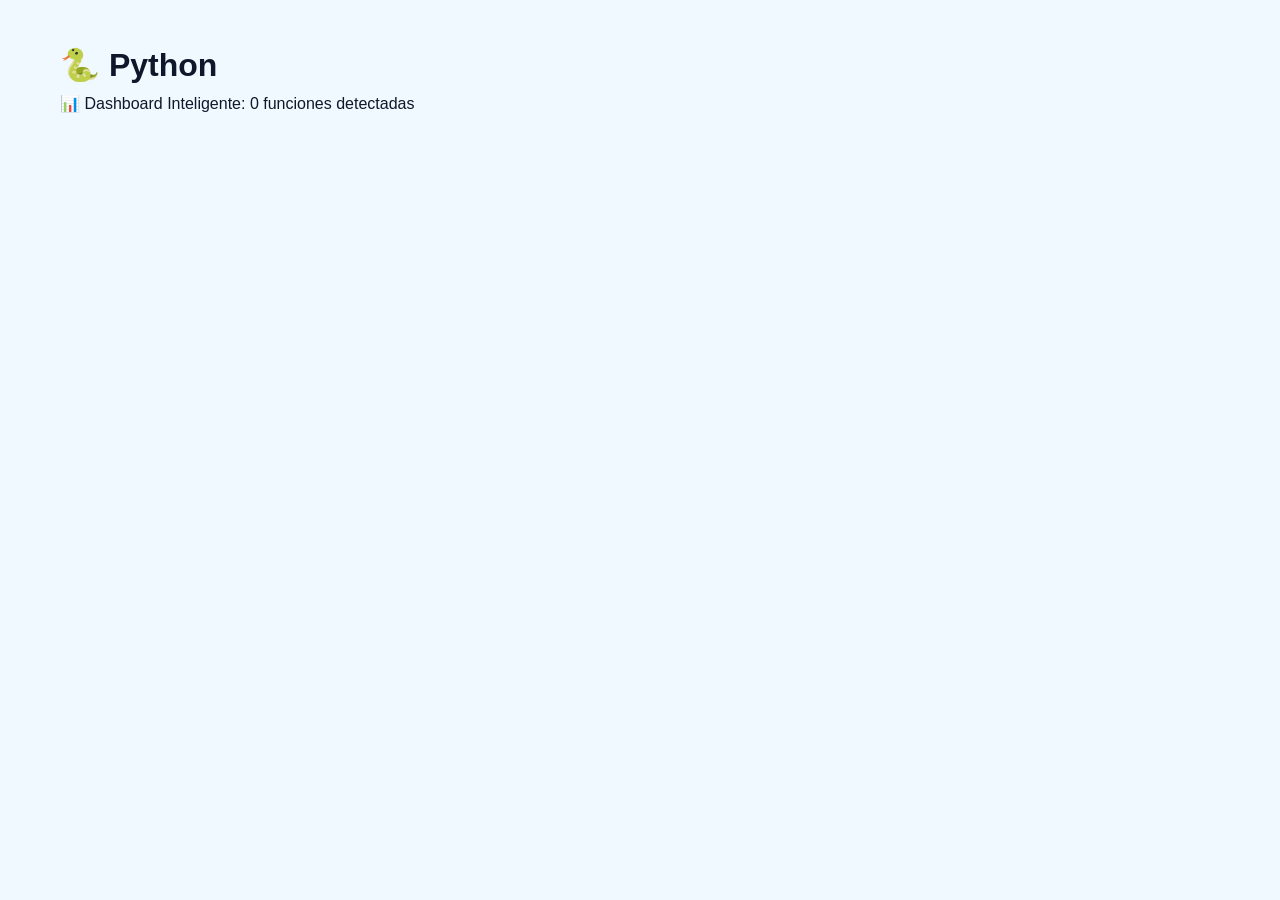
<file: index.html>
<!DOCTYPE html>
<html lang="es">
<head>
    <meta charset="UTF-8">
    <meta name="viewport" content="width=device-width, initial-scale=1.0">
    <title>🐍 Python</title>
    <link rel="stylesheet" href="styles.css">
</head>
<body>
    <div class="container">
        <h1>🐍 Python</h1>
        <p class="subtitle">📊 Dashboard Inteligente: 0 funciones detectadas</p>
        <div class="grid">
        </div>
    </div>
    <script src="script.js"></script>
    <script>
        console.log('🐍 Python: 0 funciones cargadas');
    </script>
</body>
</html>
</file>
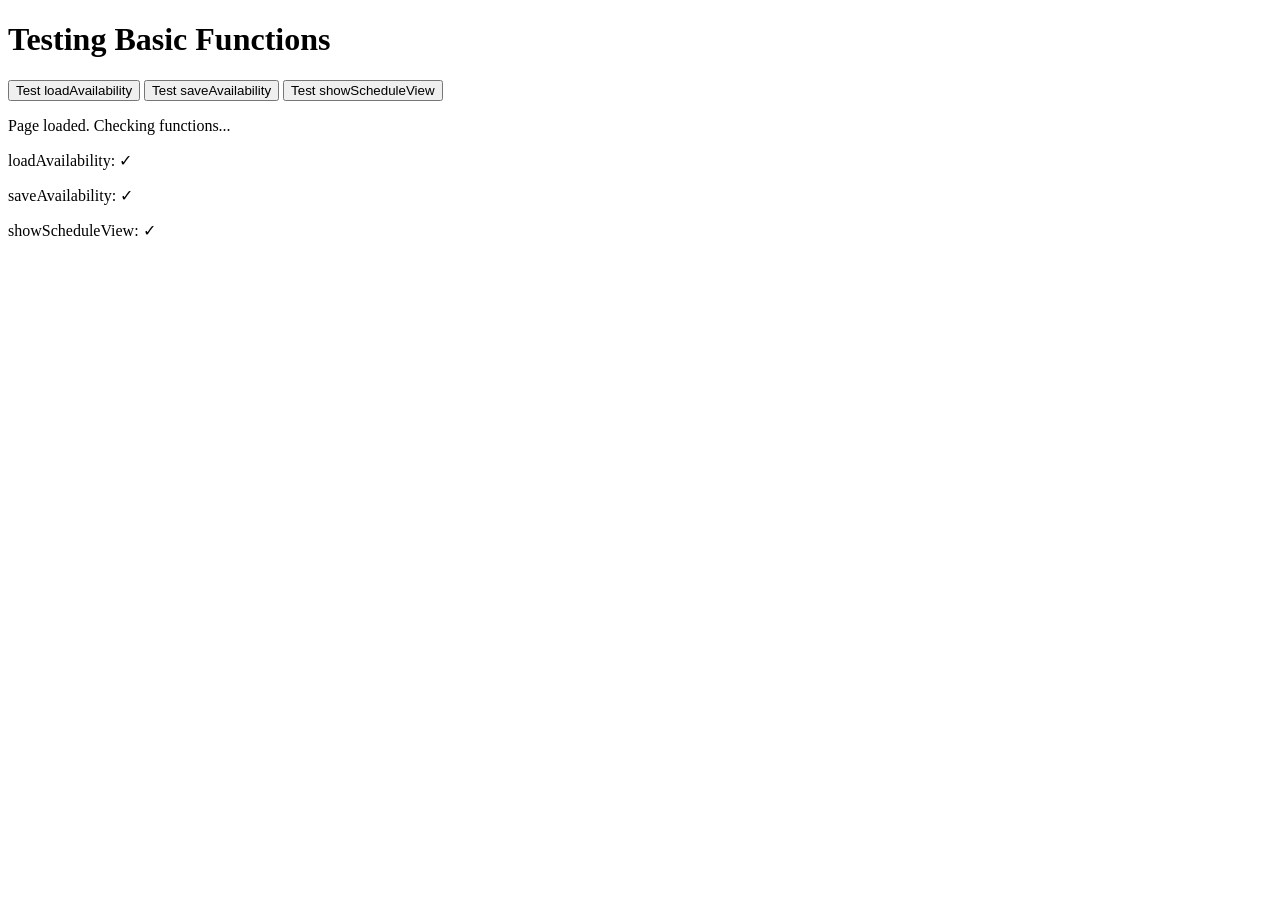
<file: static/doctor/debug-availability.html>
<!DOCTYPE html>
<html lang="en">
<head>
    <meta charset="UTF-8">
    <meta name="viewport" content="width=device-width, initial-scale=1.0">
    <title>Test Basic Functions</title>
</head>
<body>
    <h1>Testing Basic Functions</h1>
    <button onclick="testLoadAvailability()">Test loadAvailability</button>
    <button onclick="testSaveAvailability()">Test saveAvailability</button>
    <button onclick="testShowScheduleView()">Test showScheduleView</button>

    <div id="test-results"></div>

    <script>
        window.testLoadAvailability = function() {
            try {
                if (typeof loadAvailability === 'function') {
                    loadAvailability();
                    addResult('✓ loadAvailability executed successfully');
                } else {
                    addResult('✗ loadAvailability function not found');
                }
            } catch (error) {
                addResult('✗ Error in loadAvailability: ' + error.message);
            }
        };

        window.testSaveAvailability = function() {
            try {
                if (typeof saveAvailability === 'function') {
                    saveAvailability();
                    addResult('✓ saveAvailability executed successfully');
                } else {
                    addResult('✗ saveAvailability function not found');
                }
            } catch (error) {
                addResult('✗ Error in saveAvailability: ' + error.message);
            }
        };

        window.testShowScheduleView = function() {
            try {
                if (typeof showScheduleView === 'function') {
                    showScheduleView();
                    addResult('✓ showScheduleView executed successfully');
                } else {
                    addResult('✗ showScheduleView function not found');
                }
            } catch (error) {
                addResult('✗ Error in showScheduleView: ' + error.message);
            }
        };

        function addResult(message) {
            const div = document.getElementById('test-results');
            const p = document.createElement('p');
            p.textContent = message;
            div.appendChild(p);
        }

        // Test if functions exist on load
        window.addEventListener('load', function() {
            addResult('Page loaded. Checking functions...');
            addResult('loadAvailability: ' + (typeof loadAvailability === 'function' ? '✓' : '✗'));
            addResult('saveAvailability: ' + (typeof saveAvailability === 'function' ? '✓' : '✗'));
            addResult('showScheduleView: ' + (typeof showScheduleView === 'function' ? '✓' : '✗'));
        });
    </script>

    <script src="availability.js"></script>
</body>
</html>
</file>
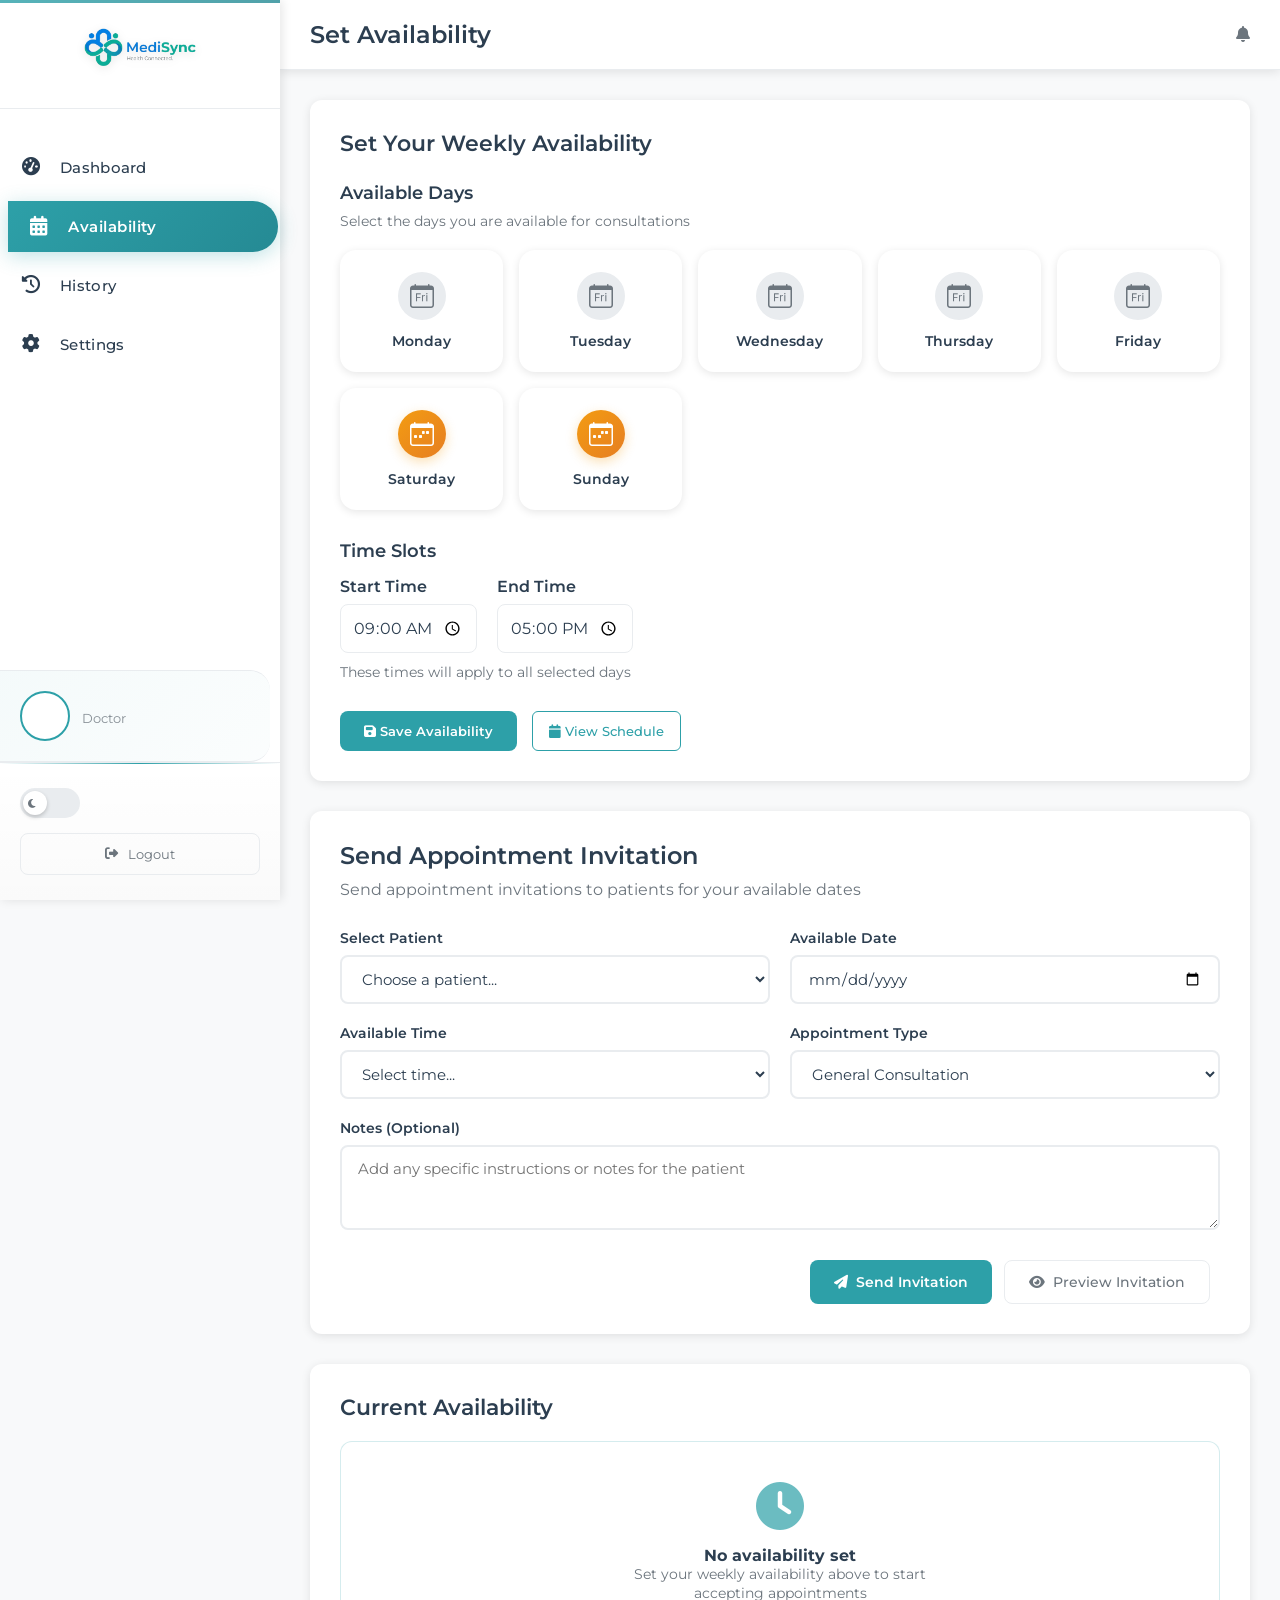
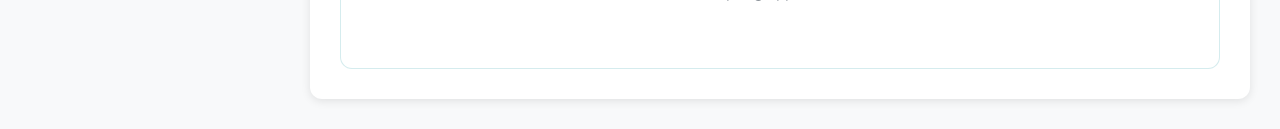
<file: static/doctor/doctor-availability.html>
<!DOCTYPE html>
<html lang="en">
<head>
    <meta charset="UTF-8">
    <meta name="viewport" content="width=device-width, initial-scale=1.0">
    <link rel="stylesheet" href="https://cdnjs.cloudflare.com/ajax/libs/font-awesome/6.4.2/css/all.min.css">
    <link rel="stylesheet" href="https://cdn.jsdelivr.net/npm/bootstrap-icons@1.11.1/font/bootstrap-icons.css">
    <link rel="stylesheet" href="doctor-dashboard.css">
    <link rel="stylesheet" href="availability.css">
    <title>MediSync - Doctor Availability</title>
</head>
<body>
    <div class="dashboard">
        <!-- Left Navbar -->
        <nav class="sidebar">
            <div class="sidebar-header">
                <img src="../login/Logo_Medisync.png" alt="MediSync Logo" class="logo">
            </div>

            <ul class="sidebar-menu">
                <li class="ripple tooltip nav-item" data-tooltip="Dashboard Overview" data-page="dashboard">
                    <i class="fas fa-tachometer-alt"></i>
                    <span>Dashboard</span>
                </li>
                <li class="active ripple tooltip nav-item" data-tooltip="Set Availability" data-page="availability">
                    <i class="fas fa-calendar-alt"></i>
                    <span>Availability</span>
                </li>
                <li class="ripple tooltip nav-item" data-tooltip="Appointment History" data-page="history">
                    <i class="fas fa-history"></i>
                    <span>History</span>
                </li>
                <li class="ripple tooltip nav-item" data-tooltip="Account Settings" data-page="settings">
                    <i class="fas fa-cog"></i>
                    <span>Settings</span>
                </li>
            </ul>

            <!-- Doctor Profile Section -->
            <div class="patient-profile">
                <div class="avatar-img">
                    <span></span>
                </div>
                <div class="patient-info">
                    <h4></h4>
                    <p>Doctor</p>
                </div>
            </div>

            <div class="sidebar-footer">
                <div class="theme-toggle">
                    <input type="checkbox" id="theme-switch">
                    <label for="theme-switch" class="theme-toggle-btn">
                        <i class="fas fa-moon"></i>
                        <i class="fas fa-sun"></i>
                        <span class="ball"></span>
                    </label>
                </div>
                <button class="logout-btn ripple tooltip" data-tooltip="Sign Out">
                    <i class="fas fa-sign-out-alt"></i>
                    <span>Logout</span>
                </button>
            </div>
        </nav>

        <!-- Main Content -->
        <main class="main-content">
            <header class="header">
                <h1>Set Availability</h1>
                <div class="header-actions">
                    <div class="notifications">
                        <i class="fas fa-bell"></i>
                    </div>
                </div>
            </header>

            <div class="availability-content">
                <!-- Availability Settings Section -->
                <section class="availability-section">
                    <h2>Set Your Weekly Availability</h2>
                    <div class="availability-form">
                        <div class="days-selection">
                            <h3>Available Days</h3>
                            <p class="days-subtitle">Select the days you are available for consultations</p>
                            <div class="days-grid">
                                <label class="day-card">
                                    <input type="checkbox" value="monday">
                                    <div class="day-content">
                                        <div class="day-icon">
                                            <i class="bi bi-calendar-day"></i>
                                        </div>
                                        <div class="day-info">
                                            <span class="day-name">Monday</span>
                                        </div>
                                    </div>
                                </label>
                                <label class="day-card">
                                    <input type="checkbox" value="tuesday">
                                    <div class="day-content">
                                        <div class="day-icon">
                                            <i class="bi bi-calendar-day"></i>
                                        </div>
                                        <div class="day-info">
                                            <span class="day-name">Tuesday</span>
                                        </div>
                                    </div>
                                </label>
                                <label class="day-card">
                                    <input type="checkbox" value="wednesday">
                                    <div class="day-content">
                                        <div class="day-icon">
                                            <i class="bi bi-calendar-day"></i>
                                        </div>
                                        <div class="day-info">
                                            <span class="day-name">Wednesday</span>
                                        </div>
                                    </div>
                                </label>
                                <label class="day-card">
                                    <input type="checkbox" value="thursday">
                                    <div class="day-content">
                                        <div class="day-icon">
                                            <i class="bi bi-calendar-day"></i>
                                        </div>
                                        <div class="day-info">
                                            <span class="day-name">Thursday</span>
                                        </div>
                                    </div>
                                </label>
                                <label class="day-card">
                                    <input type="checkbox" value="friday">
                                    <div class="day-content">
                                        <div class="day-icon">
                                            <i class="bi bi-calendar-day"></i>
                                        </div>
                                        <div class="day-info">
                                            <span class="day-name">Friday</span>
                                        </div>
                                    </div>
                                </label>
                                <label class="day-card">
                                    <input type="checkbox" value="saturday">
                                    <div class="day-content">
                                        <div class="day-icon">
                                            <i class="bi bi-calendar-week"></i>
                                        </div>
                                        <div class="day-info">
                                            <span class="day-name">Saturday</span>
                                        </div>
                                    </div>
                                </label>
                                <label class="day-card">
                                    <input type="checkbox" value="sunday">
                                    <div class="day-content">
                                        <div class="day-icon">
                                            <i class="bi bi-calendar-week"></i>
                                        </div>
                                        <div class="day-info">
                                            <span class="day-name">Sunday</span>
                                        </div>
                                    </div>
                                </label>
                            </div>
                        </div>

                        <div class="time-settings">
                            <h3>Time Slots</h3>
                            <div class="time-inputs">
                                <div class="time-group">
                                    <label for="start-time">Start Time</label>
                                    <input type="time" id="start-time" value="09:00">
                                </div>
                                <div class="time-group">
                                    <label for="end-time">End Time</label>
                                    <input type="time" id="end-time" value="17:00">
                                </div>
                            </div>
                            <p class="time-note">These times will apply to all selected days</p>
                        </div>

                        <div class="availability-actions">
                            <button class="btn-primary" id="save-availability-btn">
                                <i class="fas fa-save"></i>
                                Save Availability
                            </button>
                            <button class="btn-secondary" id="view-schedule-btn">
                                <i class="fas fa-calendar"></i>
                                View Schedule
                            </button>
                        </div>
                    </div>
                </section>

                <!-- Send Appointment Invitations -->
                <section class="send-invitation-section">
                    <h2>Send Appointment Invitation</h2>
                    <p>Send appointment invitations to patients for your available dates</p>

                    <div class="invitation-form">
                        <div class="form-row">
                            <div class="form-group">
                                <label for="patient-select">Select Patient</label>
                                <select id="patient-select" class="form-input">
                                    <option value="">Choose a patient...</option>
                                    <!-- Patients will be loaded dynamically -->
                                </select>
                            </div>
                            <div class="form-group">
                                <label for="invitation-date">Available Date</label>
                                <input type="date" id="invitation-date" class="form-input">
                            </div>
                        </div>

                        <div class="form-row">
                            <div class="form-group">
                                <label for="invitation-time">Available Time</label>
                                <select id="invitation-time" class="form-input">
                                    <option value="">Select time...</option>
                                </select>
                            </div>
                            <div class="form-group">
                                <label for="appointment-type">Appointment Type</label>
                                <select id="appointment-type" class="form-input">
                                    <option value="consultation">General Consultation</option>
                                    <option value="follow-up">Follow-up</option>
                                    <option value="emergency">Emergency</option>
                                    <option value="specialist">Specialist Consultation</option>
                                </select>
                            </div>
                        </div>

                        <div class="form-group">
                            <label for="invitation-notes">Notes (Optional)</label>
                            <textarea id="invitation-notes" class="form-input" rows="3" placeholder="Add any specific instructions or notes for the patient"></textarea>
                        </div>

                        <div class="invitation-actions">
                            <button class="btn-primary" id="send-invitation-btn">
                                <i class="fas fa-paper-plane"></i>
                                Send Invitation
                            </button>
                            <button class="btn-secondary" id="preview-invitation-btn">
                                <i class="fas fa-eye"></i>
                                Preview Invitation
                            </button>
                        </div>
                    </div>
                </section>

                <!-- Current Availability Display -->
                <section class="current-availability">
                    <h2>Current Availability</h2>
                    <div class="availability-display">
                        <div class="no-data-message">
                            <i class="fas fa-clock"></i>
                            <h4>No availability set</h4>
                            <p>Set your weekly availability above to start accepting appointments</p>
                        </div>
                    </div>
                </section>
            </div>
        </main>
    </div>

    <script src="doctor-dashboard.js"></script>
</body>
</html>
</file>
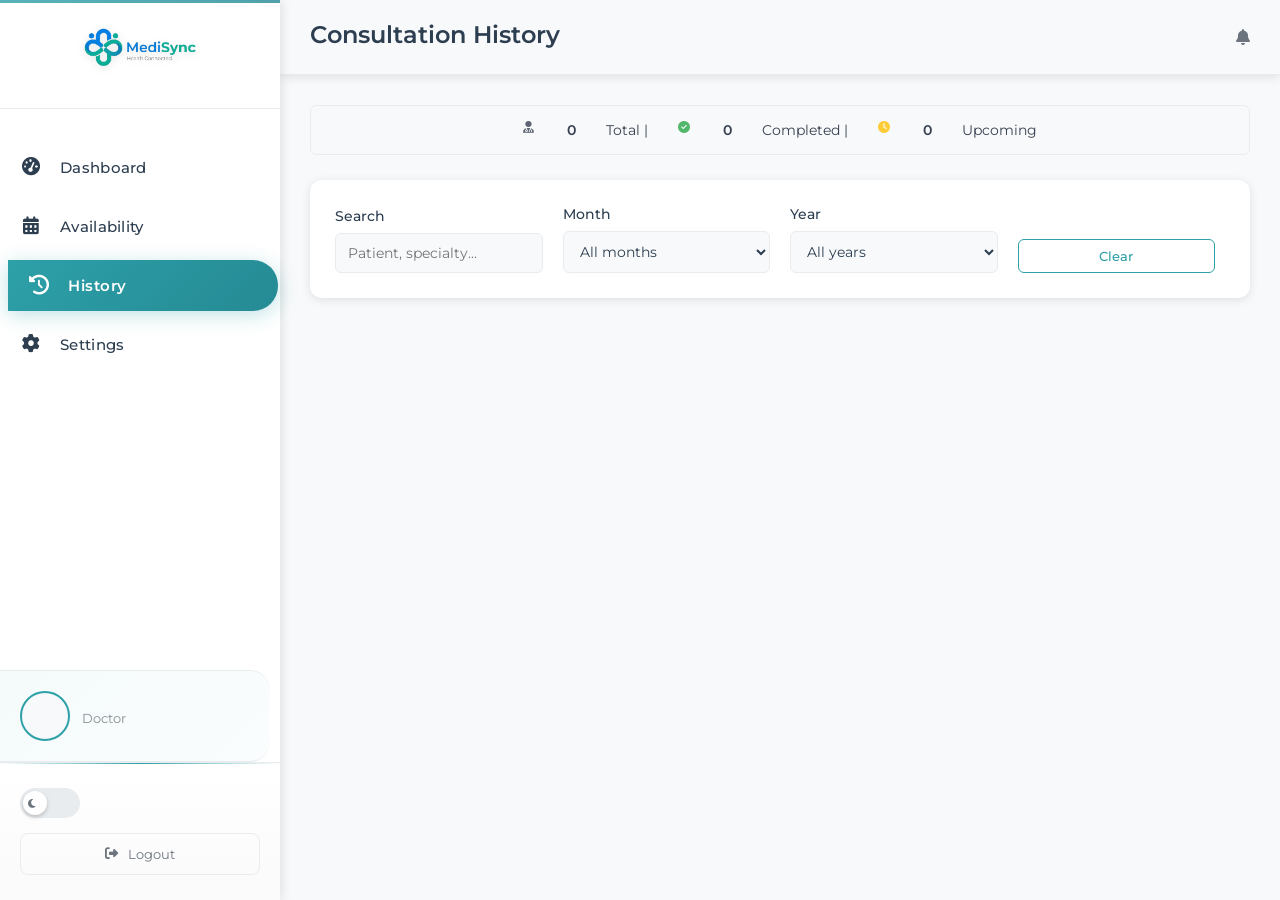
<file: static/doctor/doctor-history.html>
<!DOCTYPE html>
<html lang="en">
<head>
    <meta charset="UTF-8">
    <meta name="viewport" content="width=device-width, initial-scale=1.0">
    <link rel="stylesheet" href="https://cdnjs.cloudflare.com/ajax/libs/font-awesome/6.4.2/css/all.min.css">
    <link rel="stylesheet" href="doctor-dashboard.css">
    <link rel="stylesheet" href="history.css">
    <title>MediSync - Consultation History</title>
</head>
<body>
    <div class="dashboard">
        <!-- Left Navbar -->
        <nav class="sidebar">
            <div class="sidebar-header">
                <img src="../login/Logo_Medisync.png" alt="MediSync Logo" class="logo">
            </div>

            <ul class="sidebar-menu">
                <li class="ripple tooltip nav-item" data-tooltip="Dashboard Overview" data-page="dashboard">
                    <i class="fas fa-tachometer-alt"></i>
                    <span>Dashboard</span>
                </li>
                <li class="ripple tooltip nav-item" data-tooltip="Set Availability" data-page="availability">
                    <i class="fas fa-calendar-alt"></i>
                    <span>Availability</span>
                </li>
                <li class="active ripple tooltip nav-item" data-tooltip="Consultation History" data-page="history">
                    <i class="fas fa-history"></i>
                    <span>History</span>
                </li>
                <li class="ripple tooltip nav-item" data-tooltip="Account Settings" data-page="settings">
                    <i class="fas fa-cog"></i>
                    <span>Settings</span>
                </li>
            </ul>

            <!-- Doctor Profile Section -->
            <div class="patient-profile">
                <div class="avatar-img">
                    <span></span>
                </div>
                <div class="patient-info">
                    <h4></h4>
                    <p>Doctor</p>
                </div>
            </div>

            <div class="sidebar-footer">
                <div class="theme-toggle">
                    <input type="checkbox" id="theme-switch">
                    <label for="theme-switch" class="theme-toggle-btn">
                        <i class="fas fa-moon"></i>
                        <i class="fas fa-sun"></i>
                        <span class="ball"></span>
                    </label>
                </div>
                <button class="logout-btn ripple tooltip" data-tooltip="Sign Out">
                    <i class="fas fa-sign-out-alt"></i>
                    <span>Logout</span>
                </button>
            </div>
        </nav>

        <!-- Main Content -->
        <main class="main-content">
            <header class="header">
                <div>
                    <h1>Consultation History</h1>
                    <p class="user-info"></p>
                </div>
                <div class="header-actions">
                    <div class="notifications">
                        <i class="fas fa-bell"></i>
                    </div>
                </div>
            </header>

            <div class="history-content">
                <!-- Stats Summary -->
                <div class="stats-summary" style="background: #f8f9fa !important;">
                    <i class="fas fa-user-md"></i> <span id="total-appointments">0</span> Total |
                    <i class="fas fa-check-circle"></i> <span id="completed-appointments">0</span> Completed |
                    <i class="fas fa-clock"></i> <span id="upcoming-appointments">0</span> Upcoming
                </div>

                <!-- Filters -->
                <section class="filters-section">
                    <div class="filters-grid">
                        <div class="filter-group">
                            <label for="search-input">Search</label>
                            <input type="text" id="search-input" placeholder="Patient, specialty..." class="filter-input">
                        </div>

                        <div class="filter-group">
                            <label for="month-filter">Month</label>
                            <select id="month-filter" class="filter-select">
                                <option value="">All months</option>
                                <option value="01">January</option>
                                <option value="02">February</option>
                                <option value="03">March</option>
                                <option value="04">April</option>
                                <option value="05">May</option>
                                <option value="06">June</option>
                                <option value="07">July</option>
                                <option value="08">August</option>
                                <option value="09">September</option>
                                <option value="10">October</option>
                                <option value="11">November</option>
                                <option value="12">December</option>
                            </select>
                        </div>

                        <div class="filter-group">
                            <label for="year-filter">Year</label>
                            <select id="year-filter" class="filter-select">
                                <option value="">All years</option>
                                <option value="2026">2026</option>
                                <option value="2025">2025</option>
                                <option value="2024">2024</option>
                                <option value="2023">2023</option>
                            </select>
                        </div>

                        <div class="filter-group">
                            <button id="clear-filters" class="btn-secondary">Clear</button>
                        </div>
                    </div>
                </section>

                <!-- Loading State -->
                <div id="loading-state" class="loading-state" style="display: none;">
                    <div class="loading-spinner"></div>
                    <p>Loading your history...</p>
                </div>

                <!-- Error State -->
                <div id="error-state" class="error-state" style="display: none;">
                    <div class="error-content">
                        <i class="fas fa-exclamation-triangle"></i>
                        <h3>Loading Error</h3>
                        <p>Unable to load consultation history.</p>
                        <button id="retry-btn" class="btn-primary">Retry</button>
                    </div>
                </div>

                <!-- Consultations List -->
                <section id="appointments-list" class="appointments-list">
                    <!-- Consultations will be loaded here -->
                </section>

                <!-- Empty State -->
                <div id="empty-state" class="empty-state" style="display: none;">
                    <div class="empty-content">
                        <i class="fas fa-calendar-times"></i>
                        <h3>No consultations found</h3>
                        <p>No consultations found matching your criteria.</p>
                    </div>
                </div>

                <!-- Load More Button -->
                <div id="load-more-container" class="load-more-container" style="display: none;">
                    <button id="load-more-btn" class="btn-primary load-more-btn">
                        <i class="fas fa-plus"></i>
                        Load More
                    </button>
                </div>
            </div>
        </main>
    </div>

    <!-- Reschedule Modal -->
    <div id="reschedule-modal" class="modal" style="display: none;">
        <div class="modal-content">
            <div class="modal-header">
                <h3>Reschedule Consultation</h3>
                <span class="modal-close" id="modal-close">&times;</span>
            </div>
            <div class="modal-body">
                <div id="modal-appointment-info" class="appointment-info">
                    <!-- Consultation info will be loaded here -->
                </div>

                <form id="reschedule-form" class="reschedule-form">
                    <div class="form-group">
                        <label for="reschedule-date">New Date</label>
                        <input type="date" id="reschedule-date" required>
                    </div>

                    <div class="form-group">
                        <label for="reschedule-time">New Time</label>
                        <select id="reschedule-time" required>
                            <option value="">Choose a time</option>
                            <option value="09:00">09:00</option>
                            <option value="09:30">09:30</option>
                            <option value="10:00">10:00</option>
                            <option value="10:30">10:30</option>
                            <option value="11:00">11:00</option>
                            <option value="14:00">14:00</option>
                            <option value="14:30">14:30</option>
                            <option value="15:00">15:00</option>
                            <option value="15:30">15:30</option>
                            <option value="16:00">16:00</option>
                        </select>
                    </div>

                    <div class="form-group">
                        <label for="reschedule-reason">Reason (optional)</label>
                        <textarea id="reschedule-reason" placeholder="Briefly explain..." rows="3"></textarea>
                    </div>

                    <div class="modal-actions">
                        <button type="button" id="cancel-reschedule" class="btn-secondary">Cancel</button>
                        <button type="submit" class="btn-primary">Reschedule</button>
                    </div>
                </form>
            </div>
        </div>
    </div>

    <!-- Success Toast -->
    <div id="success-toast" class="toast success-toast" style="display: none;">
        <i class="fas fa-check-circle"></i>
        <span>Changes saved</span>
    </div>

    <script src="doctor-dashboard.js"></script>
</body>
</html>
</file>
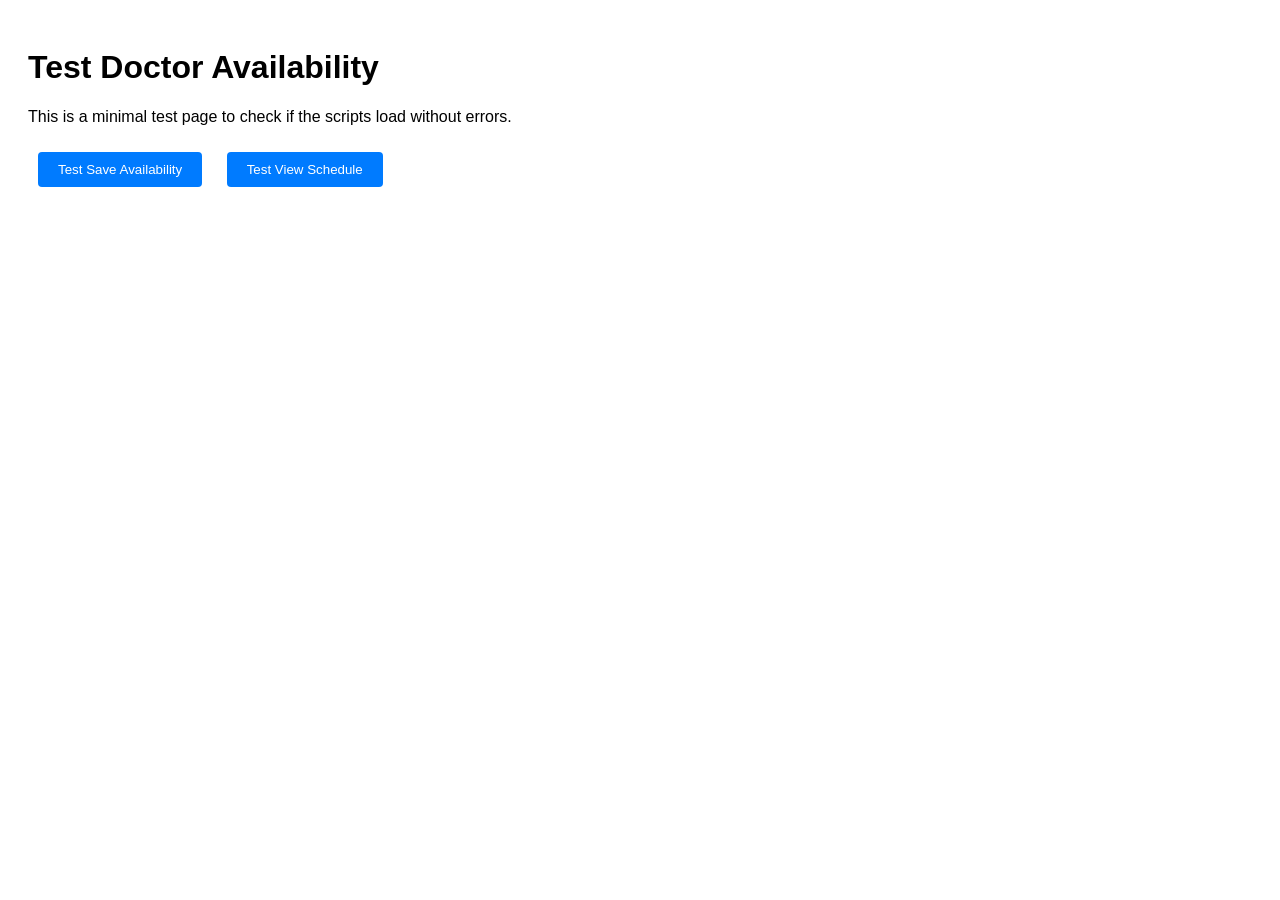
<file: static/doctor/test-availability.html>
<!DOCTYPE html>
<html lang="en">
<head>
    <meta charset="UTF-8">
    <meta name="viewport" content="width=device-width, initial-scale=1.0">
    <title>Test Doctor Availability</title>
    <style>
        body { font-family: Arial, sans-serif; padding: 20px; }
        .test-btn { padding: 10px 20px; margin: 10px; background: #007bff; color: white; border: none; border-radius: 4px; cursor: pointer; }
        .test-btn:hover { background: #0056b3; }
    </style>
</head>
<body>
    <h1>Test Doctor Availability</h1>
    <p>This is a minimal test page to check if the scripts load without errors.</p>

    <button class="test-btn" onclick="testSaveAvailability()">Test Save Availability</button>
    <button class="test-btn" onclick="testViewSchedule()">Test View Schedule</button>

    <div id="test-output"></div>

    <script>
        function testSaveAvailability() {
            document.getElementById('test-output').innerHTML = '<p>Testing Save Availability...</p>';
            try {
                if (typeof saveAvailability === 'function') {
                    document.getElementById('test-output').innerHTML += '<p>✓ saveAvailability function exists</p>';
                } else {
                    document.getElementById('test-output').innerHTML += '<p>✗ saveAvailability function not found</p>';
                }
            } catch (error) {
                document.getElementById('test-output').innerHTML += '<p>✗ Error: ' + error.message + '</p>';
            }
        }

        function testViewSchedule() {
            document.getElementById('test-output').innerHTML = '<p>Testing View Schedule...</p>';
            try {
                if (typeof showScheduleView === 'function') {
                    document.getElementById('test-output').innerHTML += '<p>✓ showScheduleView function exists</p>';
                } else {
                    document.getElementById('test-output').innerHTML += '<p>✗ showScheduleView function not found</p>';
                }
            } catch (error) {
                document.getElementById('test-output').innerHTML += '<p>✗ Error: ' + error.message + '</p>';
            }
        }
    </script>

    <!-- Load the actual scripts -->
    <script src="availability.js"></script>
</body>
</html>
</file>
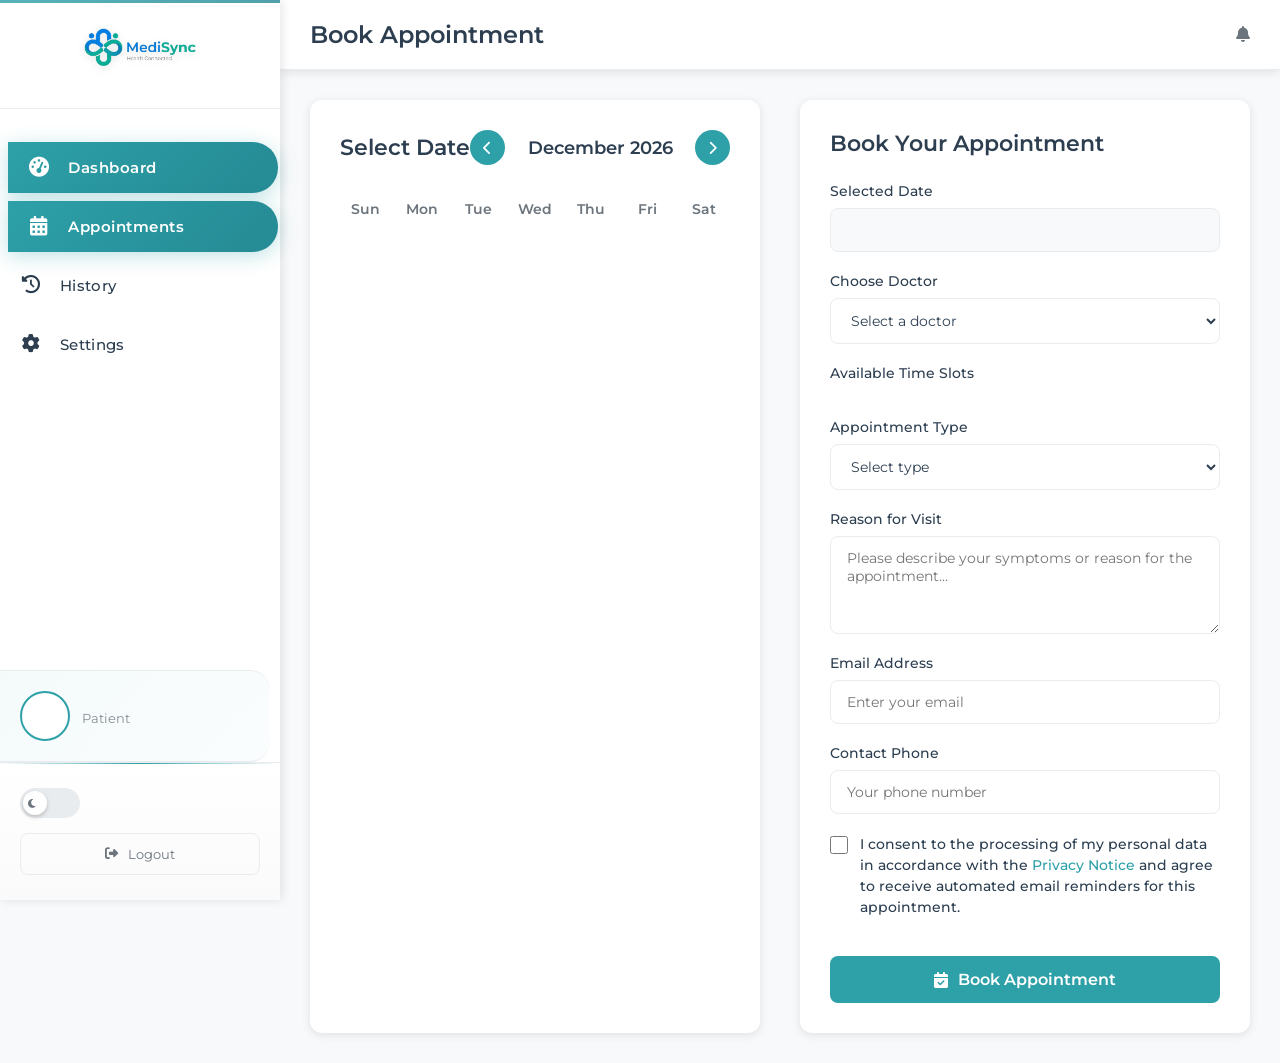
<file: static/patient/appointments.html>
<!DOCTYPE html>
<html lang="en">
<head>
    <meta charset="UTF-8">
    <meta name="viewport" content="width=device-width, initial-scale=1.0">
    <link rel="stylesheet" href="https://cdnjs.cloudflare.com/ajax/libs/font-awesome/6.4.2/css/all.min.css">
    <link rel="stylesheet" href="patient-dashboard.css">
    <link rel="stylesheet" href="appointments.css">
    <title>MediSync - Appointments</title>
</head>
<body>
    <div class="dashboard">
        <!-- Left Navbar -->
        <nav class="sidebar">
            <div class="sidebar-header">
                <img src="../login/Logo_Medisync.png" alt="MediSync Logo" class="logo">
            </div>

            <ul class="sidebar-menu">
                <li class="ripple tooltip nav-item" data-tooltip="Dashboard Overview" data-page="dashboard" onclick="window.location.href='/static/patient/patient.html'">
                    <i class="fas fa-tachometer-alt"></i>
                    <span>Dashboard</span>
                </li>
                <li class="active ripple tooltip nav-item" data-tooltip="Manage Appointments" data-page="appointments" onclick="window.location.href='/static/patient/appointments.html'">
                    <i class="fas fa-calendar-alt"></i>
                    <span>Appointments</span>
                </li>
                <li class="ripple tooltip nav-item" data-tooltip="Appointment History" data-page="history" onclick="window.location.href='/static/patient/history.html'">
                    <i class="fas fa-history"></i>
                    <span>History</span>
                </li>
                <li class="ripple tooltip nav-item" data-tooltip="Account Settings" data-page="settings" onclick="window.location.href='/static/patient/settings.html'">
                    <i class="fas fa-cog"></i>
                    <span>Settings</span>
                </li>
            </ul>

            <!-- Patient Profile Section -->
            <div class="patient-profile">
                <div class="avatar-img">
                    <span></span>
                </div>
                <div class="patient-info">
                    <h4></h4>
                    <p>Patient</p>
                </div>
            </div>

            <div class="sidebar-footer">
                <div class="theme-toggle">
                    <input type="checkbox" id="theme-switch">
                    <label for="theme-switch" class="theme-toggle-btn">
                        <i class="fas fa-moon"></i>
                        <i class="fas fa-sun"></i>
                        <span class="ball"></span>
                    </label>
                </div>
                <button class="logout-btn ripple tooltip" data-tooltip="Sign Out">
                    <i class="fas fa-sign-out-alt"></i>
                    <span>Logout</span>
                </button>
            </div>
        </nav>

        <!-- Main Content -->
        <main class="main-content">
            <header class="header">
                <h1>Book Appointment</h1>
                <div class="header-actions">
                    <div class="notifications">
                        <i class="fas fa-bell"></i>
                    </div>
                </div>
            </header>

            <div class="appointments-content">
                <!-- Calendar Section -->
                <section class="calendar-section">
                    <div class="calendar-header">
                        <h2>Select Date</h2>
                        <div class="calendar-nav">
                            <button class="calendar-btn" id="prev-month">
                                <i class="fas fa-chevron-left"></i>
                            </button>
                            <h3 id="calendar-title">December 2026</h3>
                            <button class="calendar-btn" id="next-month">
                                <i class="fas fa-chevron-right"></i>
                            </button>
                        </div>
                    </div>
                    <div class="calendar-grid">
                        <div class="weekdays">
                            <div>Sun</div>
                            <div>Mon</div>
                            <div>Tue</div>
                            <div>Wed</div>
                            <div>Thu</div>
                            <div>Fri</div>
                            <div>Sat</div>
                        </div>
                        <div class="days" id="calendar-days">
                            <!-- Days will be populated by JavaScript -->
                        </div>
                    </div>
                </section>

                <!-- Booking Form Section -->
                <section class="booking-section">
                    <h2>Book Your Appointment</h2>
                    <form id="appointment-form" class="booking-form">
                        <div class="form-group">
                            <label for="selected-date">Selected Date</label>
                            <input type="text" id="selected-date" readonly>
                        </div>

                        <div class="form-group">
                            <label for="doctor-select">Choose Doctor</label>
                            <select id="doctor-select" required>
                                <option value="">Select a doctor</option>
                            </select>
                        </div>

                        <div class="form-group">
                            <label>Available Time Slots</label>
                            <div class="time-slots" id="time-slots">
                                <!-- Time slots will be populated by JavaScript -->
                            </div>
                        </div>

                        <div class="form-group">
                            <label for="appointment-type">Appointment Type</label>
                            <select id="appointment-type" required>
                                <option value="">Select type</option>
                                <option value="consultation">Consultation</option>
                                <option value="follow-up">Follow-up</option>
                                <option value="emergency">Emergency</option>
                                <option value="check-up">Regular Check-up</option>
                                <option value="other">Other</option>
                            </select>
                        </div>

                        <div class="form-group" id="other-type-group" style="display: none;">
                            <label for="other-type">Please specify the type of appointment</label>
                            <input type="text" id="other-type" placeholder="E.g: Vaccination, Annual check-up, Specialized consultation..." maxlength="50">
                        </div>

                        <div class="form-group">
                            <label for="reason">Reason for Visit</label>
                            <textarea id="reason" placeholder="Please describe your symptoms or reason for the appointment..." rows="4" required></textarea>
                        </div>

                        <div class="form-group">
                            <label for="contact-email">Email Address</label>
                            <input type="email" id="contact-email" placeholder="Enter your email" required>
                        </div>

                        <div class="form-group">
                            <label for="contact-phone">Contact Phone</label>
                            <input type="tel" id="contact-phone" placeholder="Your phone number" required>
                        </div>

                        <div class="form-group checkbox-group">
                            <input type="checkbox" id="gdpr-consent" required>
                            <label for="gdpr-consent" class="checkbox-label">
                                I consent to the processing of my personal data in accordance with the <a href="#privacy-notice" class="privacy-link">Privacy Notice</a> and agree to receive automated email reminders for this appointment.
                            </label>
                        </div>

                        <button type="submit" class="btn-book-appointment">
                            <i class="fas fa-calendar-check"></i>
                            Book Appointment
                        </button>
                    </form>
                </section>

                <!-- Privacy Notice Modal -->
                <div id="privacy-modal" class="modal">
                    <div class="modal-content">
                        <div class="modal-header">
                            <h3>Privacy Notice</h3>
                            <span class="modal-close">&times;</span>
                        </div>
                        <div class="modal-body">
                            <h4>Data Processing</h4>
                            <p>MediSync collects and processes your personal data to provide healthcare services, including scheduling and managing appointments. This includes your name, contact information, medical history, and appointment details.</p>

                            <h4>Automated Communications</h4>
                            <p>By booking an appointment, you agree to receive automated email reminders and notifications related to your appointment. You can opt out of these communications at any time by contacting our support team.</p>

                            <h4>Data Security</h4>
                            <p>We implement appropriate technical and organizational measures to protect your personal data against unauthorized access, alteration, disclosure, or destruction.</p>

                            <h4>Your Rights</h4>
                            <p>You have the right to access, rectify, erase, or restrict the processing of your personal data. For more information, please refer to our full Privacy Policy.</p>

                            <h4>Contact Us</h4>
                            <p>If you have any questions about our privacy practices, please contact our Data Protection Officer at privacy@mediplanif.com.</p>
                        </div>
                    </div>
                </div>
            </div>
        </main>
    </div>

    <script src="patient-dashboard.js"></script>
</body>
</html>
</file>
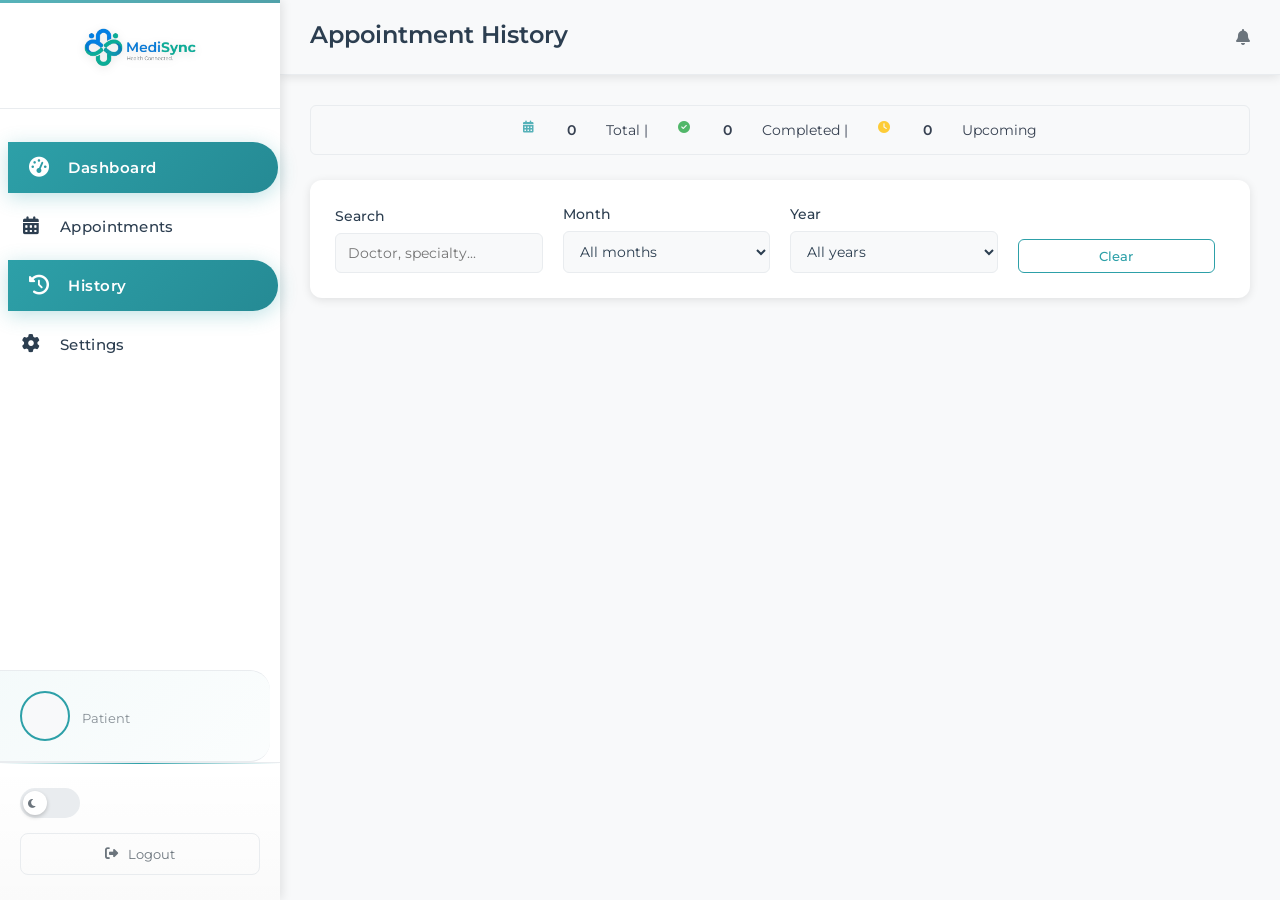
<file: static/patient/history.html>
<!DOCTYPE html>
<html lang="en">
<head>
    <meta charset="UTF-8">
    <meta name="viewport" content="width=device-width, initial-scale=1.0">
    <link rel="stylesheet" href="https://cdnjs.cloudflare.com/ajax/libs/font-awesome/6.4.2/css/all.min.css">
    <link rel="stylesheet" href="patient-dashboard.css">
    <link rel="stylesheet" href="history.css?v=3">
    <title>MediSync - Appointment History</title>
</head>
<body>
    <div class="dashboard">
        <!-- Left Navbar -->
        <nav class="sidebar">
            <div class="sidebar-header">
                <img src="../login/Logo_Medisync.png" alt="MediSync Logo" class="logo">
            </div>

            <ul class="sidebar-menu">
                <li class="ripple tooltip nav-item" data-tooltip="Dashboard Overview" data-page="dashboard" onclick="window.location.href='/static/patient/patient.html'">
                    <i class="fas fa-tachometer-alt"></i>
                    <span>Dashboard</span>
                </li>
                <li class="ripple tooltip nav-item" data-tooltip="Manage Appointments" data-page="appointments" onclick="window.location.href='/static/patient/appointments.html'">
                    <i class="fas fa-calendar-alt"></i>
                    <span>Appointments</span>
                </li>
                <li class="active ripple tooltip nav-item" data-tooltip="Appointment History" data-page="history" onclick="window.location.href='/static/patient/history.html'">
                    <i class="fas fa-history"></i>
                    <span>History</span>
                </li>
                <li class="ripple tooltip nav-item" data-tooltip="Account Settings" data-page="settings" onclick="window.location.href='/static/patient/settings.html'">
                    <i class="fas fa-cog"></i>
                    <span>Settings</span>
                </li>
            </ul>

            <!-- Patient Profile Section -->
            <div class="patient-profile">
                <div class="avatar-img">
                    <span></span>
                </div>
                <div class="patient-info">
                    <h4></h4>
                    <p>Patient</p>
                </div>
            </div>

            <div class="sidebar-footer">
                <div class="theme-toggle">
                    <input type="checkbox" id="theme-switch">
                    <label for="theme-switch" class="theme-toggle-btn">
                        <i class="fas fa-moon"></i>
                        <i class="fas fa-sun"></i>
                        <span class="ball"></span>
                    </label>
                </div>
                <button class="logout-btn ripple tooltip" data-tooltip="Sign Out">
                    <i class="fas fa-sign-out-alt"></i>
                    <span>Logout</span>
                </button>
            </div>
        </nav>

        <!-- Main Content -->
        <main class="main-content">
            <header class="header">
                <div>
                    <h1>Appointment History</h1>
                    <p class="user-info"></p>
                </div>
                <div class="header-actions">
                    <div class="notifications">
                        <i class="fas fa-bell"></i>
                    </div>
                </div>
            </header>

            <div class="history-content">
                <!-- Stats Summary -->
                <div class="stats-summary" style="background: #f8f9fa !important;">
                    <i class="fas fa-calendar-alt"></i> <span id="total-appointments">0</span> Total |
                    <i class="fas fa-check-circle"></i> <span id="completed-appointments">0</span> Completed |
                    <i class="fas fa-clock"></i> <span id="upcoming-appointments">0</span> Upcoming
                </div>

                <!-- Filters -->
                <section class="filters-section">
                    <div class="filters-grid">
                        <div class="filter-group">
                            <label for="search-input">Search</label>
                            <input type="text" id="search-input" placeholder="Doctor, specialty..." class="filter-input">
                        </div>

                        <div class="filter-group">
                            <label for="month-filter">Month</label>
                            <select id="month-filter" class="filter-select">
                                <option value="">All months</option>
                                <option value="01">January</option>
                                <option value="02">February</option>
                                <option value="03">March</option>
                                <option value="04">April</option>
                                <option value="05">May</option>
                                <option value="06">June</option>
                                <option value="07">July</option>
                                <option value="08">August</option>
                                <option value="09">September</option>
                                <option value="10">October</option>
                                <option value="11">November</option>
                                <option value="12">December</option>
                            </select>
                        </div>

                        <div class="filter-group">
                            <label for="year-filter">Year</label>
                            <select id="year-filter" class="filter-select">
                                <option value="">All years</option>
                                <option value="2026">2026</option>
                                <option value="2025">2025</option>
                                <option value="2024">2024</option>
                                <option value="2023">2023</option>
                            </select>
                        </div>

                        <div class="filter-group">
                            <button id="clear-filters" class="btn-secondary">Clear</button>
                        </div>
                    </div>
                </section>

                <!-- Loading State -->
                <div id="loading-state" class="loading-state" style="display: none;">
                    <div class="loading-spinner"></div>
                    <p>Loading your history...</p>
                </div>

                <!-- Error State -->
                <div id="error-state" class="error-state" style="display: none;">
                    <div class="error-content">
                        <i class="fas fa-exclamation-triangle"></i>
                        <h3>Loading Error</h3>
                        <p>Unable to load appointment history.</p>
                        <button id="retry-btn" class="btn-primary">Retry</button>
                    </div>
                </div>

                <!-- Appointments List -->
                <section id="appointments-list" class="appointments-list">
                    <!-- Appointments will be loaded here -->
                </section>

                <!-- Empty State -->
                <div id="empty-state" class="empty-state" style="display: none;">
                    <div class="empty-content">
                        <i class="fas fa-calendar-times"></i>
                        <h3>No appointments found</h3>
                        <p>No appointments found.</p>
                    </div>
                </div>

                <!-- Load More Button -->
                <div id="load-more-container" class="load-more-container" style="display: none;">
                    <button id="load-more-btn" class="btn-primary load-more-btn">
                        <i class="fas fa-plus"></i>
                        Load More
                    </button>
                </div>
            </div>
        </main>
    </div>

    <!-- Reschedule Modal -->
    <div id="reschedule-modal" class="modal" style="display: none;">
        <div class="modal-content">
            <div class="modal-header">
                <h3>Reschedule Appointment</h3>
                <span class="modal-close" id="modal-close">&times;</span>
            </div>
            <div class="modal-body">
                <div id="modal-appointment-info" class="appointment-info">
                    <!-- Appointment info will be loaded here -->
                </div>

                <form id="reschedule-form" class="reschedule-form">
                    <div class="form-group">
                        <label for="reschedule-date">New Date</label>
                        <input type="date" id="reschedule-date" required>
                    </div>

                    <div class="form-group">
                        <label for="reschedule-time">New Time</label>
                        <select id="reschedule-time" required>
                            <option value="">Choose a time</option>
                            <option value="09:00">09:00</option>
                            <option value="09:30">09:30</option>
                            <option value="10:00">10:00</option>
                            <option value="10:30">10:30</option>
                            <option value="11:00">11:00</option>
                            <option value="14:00">14:00</option>
                            <option value="14:30">14:30</option>
                            <option value="15:00">15:00</option>
                            <option value="15:30">15:30</option>
                            <option value="16:00">16:00</option>
                        </select>
                    </div>

                    <div class="form-group">
                        <label for="reschedule-reason">Reason (optional)</label>
                        <textarea id="reschedule-reason" placeholder="Briefly explain..." rows="3"></textarea>
                    </div>

                    <div class="modal-actions">
                        <button type="button" id="cancel-reschedule" class="btn-secondary">Cancel</button>
                        <button type="submit" class="btn-primary">Reschedule</button>
                    </div>
                </form>
            </div>
        </div>
    </div>

    <!-- Success Toast -->
    <div id="success-toast" class="toast success-toast" style="display: none;">
        <i class="fas fa-check-circle"></i>
        <span>Changes saved</span>
    </div>

    <script src="patient-dashboard.js"></script>
</body>
</html>
</file>
<file: styles.css>
/* BLUEPRINT-CSS-START */
/* 🎨 Auto-generado Smart Layout: 4/20/2026, 3:26:03 AM */

:root {
    --primary: #2563eb;
    --secondary: #1d4ed8;
    --accent: #60a5fa;
    --bg: #f0f9ff;
    --text: #0f172a;
    --glass: rgba(255, 255, 255, 0.7);
    --glass-border: rgba(255, 255, 255, 0.3);
}

* {
    margin: 0;
    padding: 0;
    box-sizing: border-box;
}

body {
    font-family: 'Outfit', 'Inter', sans-serif;
    background: var(--bg);
    color: var(--text);
    line-height: 1.6;
    overflow-x: hidden;
}

.container {
    max-width: 1200px;
    margin: 0 auto;
    padding: 40px 20px;
}

@keyframes slideUp {
    from { opacity: 0; transform: translateY(40px); }
    to { opacity: 1; transform: translateY(0); }
}

@keyframes fadeIn {
    from { opacity: 0; }
    to { opacity: 1; }
}

@keyframes pulse {
    0% { transform: scale(1); }
    50% { transform: scale(1.05); }
    100% { transform: scale(1); }
}


/* BLUEPRINT-CSS-END */
</file>
<file: static/doctor/doctor-dashboard.css>
@import url('https://fonts.googleapis.com/css2?family=Montserrat:wght@300;400;500;600;700&display=swap');

:root {
    /* Light Theme */
    --bg-primary: #f8f9fa;
    --bg-secondary: #ffffff;
    --bg-sidebar: #ffffff;
    --text-primary: #2c3e50;
    --text-secondary: #6c757d;
    --accent-color: #2da0a8;
    --accent-hover: #258a94;
    --border-color: #e9ecef;
    --shadow: 0 2px 10px rgba(0, 0, 0, 0.1);
    --card-bg: #ffffff;
    --sidebar-shadow: 2px 0 10px rgba(0, 0, 0, 0.1);
}

[data-theme="dark"] {
    --bg-primary: #1a1a1a;
    --bg-secondary: #2d2d2d;
    --bg-sidebar: #2d2d2d;
    --text-primary: #ffffff;
    --text-secondary: #b0b0b0;
    --accent-color: #4ecdc4;
    --accent-hover: #45b7ae;
    --border-color: #404040;
    --shadow: 0 2px 10px rgba(0, 0, 0, 0.3);
    --card-bg: #3d3d3d;
    --sidebar-shadow: 2px 0 10px rgba(0, 0, 0, 0.3);
}

* {
    margin: 0;
    padding: 0;
    box-sizing: border-box;
    font-family: 'Montserrat', sans-serif;
}

body {
    background-color: var(--bg-primary);
    color: var(--text-primary);
    transition: background-color 0.3s ease, color 0.3s ease;
}

.dashboard {
    display: flex;
    min-height: 100vh;
}

/* Sidebar Styles */
.sidebar {
    width: 280px;
    background-color: var(--bg-sidebar);
    box-shadow: var(--sidebar-shadow);
    display: flex;
    flex-direction: column;
    position: fixed;
    height: 100vh;
    left: 0;
    top: 0;
    z-index: 1000;
    transition: all 0.3s cubic-bezier(0.4, 0, 0.2, 1);
    transform: translateX(0);
    animation: slideInLeft 0.6s cubic-bezier(0.4, 0, 0.2, 1);
}

@keyframes slideInLeft {
    from {
        transform: translateX(-100%);
        opacity: 0;
    }
    to {
        transform: translateX(0);
        opacity: 1;
    }
}

.sidebar-header {
    padding: 25px 20px 20px;
    border-bottom: 1px solid var(--border-color);
    text-align: center;
    position: relative;
    overflow: hidden;
}

.sidebar-header::before {
    content: '';
    position: absolute;
    top: 0;
    left: 0;
    right: 0;
    height: 3px;
    background: linear-gradient(90deg, var(--accent-color), var(--accent-hover));
    opacity: 0.8;
}

.logo {
    width: 120px;
    height: auto;
    margin-bottom: 15px;
    transition: transform 0.3s ease;
    filter: drop-shadow(0 2px 4px rgba(0, 0, 0, 0.1));
}

.logo:hover {
    transform: scale(1.05);
}

.sidebar-header h2 {
    color: var(--accent-color);
    font-size: 20px;
    font-weight: 700;
    letter-spacing: -0.5px;
    margin: 0;
    text-shadow: 0 1px 2px rgba(0, 0, 0, 0.1);
}



/* Patient Profile Section */
.patient-profile {
    padding: 20px;
    border-top: 1px solid var(--border-color);
    border-bottom: 1px solid var(--border-color);
    display: flex;
    align-items: center;
    gap: 12px;
    background: linear-gradient(135deg, rgba(45, 160, 168, 0.05), rgba(45, 160, 168, 0.02));
    margin: 10px 0 0 0;
    border-radius: 0 20px 20px 0;
    margin-right: 10px;
    transition: all 0.3s ease;
}

.avatar-img {
    width: 50px;
    height: 50px;
    border-radius: 50%;
    border: 2px solid var(--accent-color);
    overflow: hidden;
    flex-shrink: 0;
    display: flex;
    align-items: center;
    justify-content: center;
    background-color: var(--bg-secondary);
    color: var(--accent-color);
    font-weight: bold;
    font-size: 18px;
}

.avatar-img img {
    width: 100%;
    height: 100%;
    object-fit: cover;
}

.patient-profile:hover {
    background: linear-gradient(135deg, rgba(45, 160, 168, 0.08), rgba(45, 160, 168, 0.04));
    transform: translateX(5px);
}



.patient-info h4 {
    color: var(--text-primary);
    font-size: 16px;
    font-weight: 600;
    margin: 0 0 4px 0;
    transition: color 0.3s ease;
}

.patient-profile:hover .patient-info h4 {
    color: var(--accent-color);
}

.patient-info p {
    color: var(--text-secondary);
    font-size: 13px;
    font-weight: 400;
    margin: 0;
    opacity: 0.8;
}

.sidebar-menu {
    list-style: none;
    padding: 25px 0 20px;
    flex: 1;
    position: relative;
}

.sidebar-menu li {
    margin: 8px 0;
    padding: 16px 20px;
    cursor: pointer;
    display: flex;
    align-items: center;
    transition: all 0.3s cubic-bezier(0.4, 0, 0.2, 1);
    position: relative;
    border-radius: 0 25px 25px 0;
    margin-right: 10px;
    overflow: hidden;
}

.nav-item {
    cursor: pointer;
}

.sidebar-menu li::before {
    content: '';
    position: absolute;
    left: 0;
    top: 0;
    height: 100%;
    width: 4px;
    background-color: var(--accent-color);
    transform: scaleY(0);
    transition: transform 0.3s cubic-bezier(0.4, 0, 0.2, 1);
    border-radius: 0 2px 2px 0;
    display: none;
}

.sidebar-menu li:hover::before,
.sidebar-menu li.active::before {
    transform: scaleY(0);
}

.sidebar-menu li:hover {
    background: linear-gradient(135deg, rgba(45, 160, 168, 0.1), rgba(45, 160, 168, 0.05));
    transform: translateX(8px);
    box-shadow: 0 4px 15px rgba(45, 160, 168, 0.15);
    color: var(--accent-color);
}

.sidebar-menu li.active {
    background: linear-gradient(135deg, var(--accent-color), var(--accent-hover));
    color: white;
    transform: translateX(8px);
    box-shadow: 0 4px 20px rgba(45, 160, 168, 0.3);
}

.sidebar-menu li.active::before {
    background-color: rgba(255, 255, 255, 0.8);
}

.sidebar-menu li i {
    margin-right: 18px;
    width: 22px;
    text-align: center;
    font-size: 18px;
    transition: all 0.3s ease;
    position: relative;
    z-index: 2;
}

.sidebar-menu li:hover i,
.sidebar-menu li.active i {
    transform: scale(1.1);
    color: currentColor;
}

.sidebar-menu li span {
    font-weight: 500;
    font-size: 15px;
    letter-spacing: 0.3px;
    position: relative;
    z-index: 2;
    transition: all 0.3s ease;
}

.sidebar-menu li:hover span,
.sidebar-menu li.active span {
    font-weight: 600;
    letter-spacing: 0.5px;
}

.sidebar-footer {
    padding: 25px 20px;
    border-top: 1px solid var(--border-color);
    background: linear-gradient(to top, rgba(0, 0, 0, 0.02), transparent);
    position: relative;
}

.sidebar-footer::before {
    content: '';
    position: absolute;
    top: 0;
    left: 0;
    right: 0;
    height: 1px;
    background: linear-gradient(90deg, transparent, var(--accent-color), transparent);
}

/* Theme Toggle */
.theme-toggle {
    margin-bottom: 15px;
}

.theme-toggle-btn {
    position: relative;
    display: block;
    width: 60px;
    height: 30px;
    border-radius: 15px;
    background-color: var(--border-color);
    cursor: pointer;
    transition: background-color 0.3s ease;
    z-index: 5;
}

.theme-toggle-btn i {
    position: absolute;
    top: 50%;
    transform: translateY(-50%);
    font-size: 10px;
    transition: all 0.3s ease;
    z-index: 25;
}

.fa-moon {
    left: 8px;
    opacity: 1;
    color: #6c757d;
}

.fa-sun {
    right: 8px;
    opacity: 0;
    color: #ffd700;
}

.ball {
    position: absolute;
    top: 3px;
    left: 3px;
    width: 24px;
    height: 24px;
    background-color: white;
    border-radius: 50%;
    transition: transform 0.3s ease, background-color 0.3s ease;
    z-index: 15;
    box-shadow: 0 2px 4px rgba(0, 0, 0, 0.2);
}

#theme-switch:checked + .theme-toggle-btn {
    background-color: var(--accent-color);
}

#theme-switch:checked + .theme-toggle-btn .fa-moon {
    opacity: 0;
}

#theme-switch:checked + .theme-toggle-btn .fa-sun {
    opacity: 1;
}

#theme-switch:checked + .theme-toggle-btn .ball {
    transform: translateX(30px);
}

#theme-switch {
    display: none;
}

.logout-btn {
    width: 100%;
    padding: 12px;
    background-color: transparent;
    border: 1px solid var(--border-color);
    border-radius: 8px;
    color: var(--text-secondary);
    cursor: pointer;
    display: flex;
    align-items: center;
    justify-content: center;
    transition: all 0.3s ease;
}

.logout-btn:hover {
    background-color: #dc3545;
    border-color: #dc3545;
    color: white;
}

.logout-btn i {
    margin-right: 10px;
}

/* Main Content */
.main-content {
    flex: 1;
    margin-left: 280px;
    background-color: var(--bg-primary);
    transition: background-color 0.3s ease;
}

.header {
    background-color: var(--bg-secondary);
    padding: 20px 30px;
    box-shadow: var(--shadow);
    display: flex;
    justify-content: space-between;
    align-items: center;
    border-bottom: 1px solid var(--border-color);
    transition: background-color 0.3s ease;
}

.header h1 {
    color: var(--text-primary);
    font-size: 24px;
    font-weight: 600;
}

.header-actions {
    display: flex;
    align-items: center;
    gap: 20px;
}

.notifications {
    position: relative;
    cursor: pointer;
    color: var(--text-secondary);
}

.notification-badge {
    position: absolute;
    top: -8px;
    right: -8px;
    background-color: #dc3545;
    color: white;
    border-radius: 50%;
    width: 18px;
    height: 18px;
    display: flex;
    align-items: center;
    justify-content: center;
    font-size: 10px;
    font-weight: 600;
}



.dashboard-content {
    padding: 30px;
}

/* Welcome Card */
.welcome-card {
    background-color: var(--card-bg);
    padding: 30px;
    border-radius: 12px;
    box-shadow: var(--shadow);
    margin-bottom: 30px;
    border-left: 4px solid var(--accent-color);
    transition: background-color 0.3s ease;
}

.welcome-card h2 {
    color: var(--text-primary);
    margin-bottom: 10px;
    font-size: 28px;
}

.welcome-card p {
    color: var(--text-secondary);
    margin-bottom: 20px;
    font-size: 16px;
}

/* Buttons */
.btn-primary {
    background-color: var(--accent-color);
    color: white;
    border: none;
    padding: 12px 24px;
    border-radius: 8px;
    cursor: pointer;
    font-weight: 600;
    transition: background-color 0.3s ease;
}

.btn-primary:hover {
    background-color: var(--accent-hover);
}

.btn-secondary {
    background-color: transparent;
    color: var(--accent-color);
    border: 1px solid var(--accent-color);
    padding: 8px 16px;
    border-radius: 6px;
    cursor: pointer;
    font-weight: 500;
    margin-right: 10px;
    transition: all 0.3s ease;
}

.btn-secondary:hover {
    background-color: var(--accent-color);
    color: white;
}

.btn-cancel {
    background-color: transparent;
    color: #dc3545;
    border: 1px solid #dc3545;
    padding: 8px 16px;
    border-radius: 6px;
    cursor: pointer;
    font-weight: 500;
    transition: all 0.3s ease;
}

.btn-cancel:hover {
    background-color: #dc3545;
    color: white;
}

/* Stats Grid */
.stats-grid {
    display: grid;
    grid-template-columns: repeat(auto-fit, minmax(250px, 1fr));
    gap: 20px;
    margin-bottom: 30px;
}

.stat-card {
    background-color: var(--card-bg);
    padding: 25px;
    border-radius: 12px;
    box-shadow: var(--shadow);
    display: flex;
    align-items: center;
    transition: background-color 0.3s ease;
}

.stat-icon {
    width: 60px;
    height: 60px;
    border-radius: 12px;
    display: flex;
    align-items: center;
    justify-content: center;
    color: white;
    margin-right: 20px;
    font-size: 20px;
    transition: transform 0.2s ease;
}

.stat-icon:hover {
    transform: scale(1.05);
}

/* Specific colors for each statistic type */
.stat-icon.appointments {
    background: linear-gradient(135deg, #3498db, #2980b9);
}

.stat-icon.doctors {
    background: linear-gradient(135deg, #2ecc71, #27ae60);
}

.stat-icon.prescriptions {
    background: linear-gradient(135deg, #e74c3c, #c0392b);
}

.stat-icon.health {
    background: linear-gradient(135deg, #f39c12, #e67e22);
}

.stat-info h3 {
    font-size: 28px;
    font-weight: 700;
    color: var(--text-primary);
    margin-bottom: 5px;
}

.stat-info p {
    color: var(--text-secondary);
    font-size: 14px;
}

/* Appointments Section */
.appointments-section,
.activity-section {
    margin-bottom: 30px;
}

.appointments-section h2,
.activity-section h2 {
    color: var(--text-primary);
    font-size: 22px;
    margin-bottom: 20px;
    font-weight: 600;
}

.appointment-card {
    background-color: var(--card-bg);
    padding: 20px;
    border-radius: 12px;
    box-shadow: var(--shadow);
    margin-bottom: 15px;
    display: flex;
    justify-content: space-between;
    align-items: center;
    transition: background-color 0.3s ease;
}

.appointment-info h4 {
    color: var(--text-primary);
    margin-bottom: 5px;
    font-size: 18px;
}

.appointment-info p {
    color: var(--text-secondary);
    margin-bottom: 5px;
    font-size: 14px;
}

.appointment-date,
.appointment-location {
    display: flex;
    align-items: center;
    font-size: 14px;
}

.appointment-date i,
.appointment-location i {
    margin-right: 8px;
    color: var(--accent-color);
}

.appointment-actions {
    display: flex;
}

/* Activity Section */
.activity-list {
    display: flex;
    flex-direction: column;
    gap: 15px;
}

.activity-item {
    background-color: var(--card-bg);
    padding: 15px;
    border-radius: 12px;
    box-shadow: var(--shadow);
    display: flex;
    align-items: center;
    transition: background-color 0.3s ease;
}

.activity-icon {
    width: 40px;
    height: 40px;
    border-radius: 8px;
    background-color: var(--accent-color);
    display: flex;
    align-items: center;
    justify-content: center;
    color: white;
    margin-right: 15px;
}

.activity-content p {
    color: var(--text-primary);
    margin-bottom: 5px;
    font-weight: 500;
}

.activity-content small {
    color: var(--text-secondary);
    font-size: 12px;
}

/* Tooltips */
.tooltip {
    position: relative;
}

.tooltip::after {
    content: attr(data-tooltip);
    position: absolute;
    bottom: 100%;
    left: 50%;
    transform: translateX(-50%);
    background-color: var(--text-primary);
    color: var(--bg-secondary);
    padding: 8px 12px;
    border-radius: 6px;
    font-size: 12px;
    font-weight: 500;
    white-space: nowrap;
    opacity: 0;
    visibility: hidden;
    transition: all 0.3s ease;
    pointer-events: none;
    z-index: 1000;
    margin-bottom: 8px;
}

.tooltip::before {
    content: '';
    position: absolute;
    bottom: 100%;
    left: 50%;
    transform: translateX(-50%);
    border: 5px solid transparent;
    border-top-color: var(--text-primary);
    opacity: 0;
    visibility: hidden;
    transition: all 0.3s ease;
    margin-bottom: 3px;
}

.tooltip:hover::after,
.tooltip:hover::before {
    opacity: 1;
    visibility: visible;
}

[data-theme="dark"] .tooltip::after {
    background-color: var(--bg-secondary);
    color: var(--text-primary);
    border: 1px solid var(--border-color);
}

[data-theme="dark"] .tooltip::before {
    border-top-color: var(--bg-secondary);
}

/* Ripple Effect */
.ripple {
    position: relative;
    overflow: hidden;
}

@keyframes ripple {
    to {
        transform: scale(4);
        opacity: 0;
    }
}

/* Focus States for Accessibility */
.sidebar-menu li:focus {
    outline: 2px solid var(--accent-color);
    outline-offset: 2px;
}

.logout-btn:focus {
    outline: 2px solid var(--accent-color);
    outline-offset: 2px;
}



.theme-toggle-btn:focus {
    outline: 2px solid var(--accent-color);
    outline-offset: 2px;
}

/* Responsive Design */
@media (max-width: 768px) {
    .sidebar {
        width: 100%;
        position: relative;
        height: auto;
        transform: translateX(0);
        animation: none;
    }

    .main-content {
        margin-left: 0;
    }

    .dashboard {
        flex-direction: column;
    }

    .header {
        padding: 15px 20px;
    }

    .dashboard-content {
        padding: 20px;
    }

    .stats-grid {
        grid-template-columns: 1fr;
    }

    .appointment-card {
        flex-direction: column;
        align-items: flex-start;
        gap: 15px;
    }

    .appointment-actions {
        width: 100%;
        justify-content: flex-end;
    }

    .logo {
        width: 90px;
        margin-bottom: 10px;
    }

    .patient-profile {
        padding: 15px;
        margin: 0;
    }



    .patient-info h4 {
        font-size: 14px;
    }

    .patient-info p {
        font-size: 12px;
    }

    .tooltip::after {
        display: none;
    }

    .tooltip::before {
        display: none;
    }
}

/* No Data Messages */
.no-data-message {
    text-align: center;
    padding: 40px 20px;
    background: var(--bg-secondary);
    border-radius: 12px;
    border: 1px solid rgba(45, 160, 168, 0.2);
}

.no-data-message i {
    font-size: 48px;
    color: var(--accent-color);
    margin-bottom: 16px;
    display: block;
    opacity: 0.7;
}

.no-data-message h3 {
    color: var(--text-primary);
    font-size: 18px;
    font-weight: 600;
    margin-bottom: 8px;
    margin-top: 0;
}

.no-data-message p {
    color: var(--text-secondary);
    font-size: 14px;
    line-height: 1.4;
    margin-bottom: 24px;
    max-width: 300px;
    margin-left: auto;
    margin-right: auto;
}

.no-data-message .btn-primary {
    background: var(--accent-color);
    border: none;
    color: white;
    padding: 10px 20px;
    border-radius: 6px;
    font-size: 14px;
    font-weight: 500;
    cursor: pointer;
    transition: background-color 0.2s ease;
    display: inline-flex;
    align-items: center;
    gap: 6px;
}

.no-data-message .btn-primary:hover {
    background: var(--accent-hover);
}

/* Different icons for different sections */
.appointments-section .no-data-message i {
    color: #2ecc71;
}

.activity-section .no-data-message i {
    color: #3498db;
}

/* Responsive design for no-data messages */
@media (max-width: 768px) {
    .no-data-message {
        padding: 30px 15px;
    }

    .no-data-message i {
        font-size: 40px;
        margin-bottom: 12px;
    }

    .no-data-message h3 {
        font-size: 16px;
    }

    .no-data-message p {
        font-size: 13px;
        margin-bottom: 20px;
    }

    .no-data-message .btn-primary {
        padding: 8px 16px;
        font-size: 13px;
    }
}

/* Charts Section */
.charts-section {
    margin-bottom: 40px;
}

.charts-section h2 {
    color: var(--text-primary);
    font-size: 22px;
    font-weight: 600;
    margin-bottom: 20px;
    padding: 0 30px;
}

.charts-grid {
    display: grid;
    grid-template-columns: repeat(auto-fit, minmax(400px, 1fr));
    gap: 20px;
    padding: 0 30px;
}

.chart-card {
    background: var(--card-bg);
    border-radius: 12px;
    box-shadow: var(--shadow);
    overflow: hidden;
    transition: transform 0.3s ease;
}

.chart-card:hover {
    transform: translateY(-2px);
}

.chart-header {
    padding: 20px 24px 16px;
    border-bottom: 1px solid var(--border-color);
    display: flex;
    justify-content: space-between;
    align-items: center;
}

.chart-header h3 {
    color: var(--text-primary);
    font-size: 16px;
    font-weight: 600;
    margin: 0;
    display: flex;
    align-items: center;
    gap: 8px;
}

.chart-header h3 i {
    color: var(--accent-color);
}

.chart-period {
    color: var(--text-secondary);
    font-size: 12px;
    font-weight: 500;
}

.chart-container {
    padding: 24px;
    height: 300px;
    position: relative;
}

/* Statistics Section */
.stats-section {
    margin-bottom: 40px;
}

.stats-section h2 {
    color: var(--text-primary);
    font-size: 22px;
    font-weight: 600;
    margin-bottom: 20px;
    padding: 0 30px;
}

.stats-overview {
    display: grid;
    grid-template-columns: repeat(auto-fit, minmax(200px, 1fr));
    gap: 20px;
    padding: 0 30px;
    margin-bottom: 30px;
}

.stat-box {
    background: var(--card-bg);
    border-radius: 12px;
    padding: 24px;
    box-shadow: var(--shadow);
    text-align: center;
    border: 1px solid var(--border-color);
    transition: transform 0.3s ease;
}

.stat-box:hover {
    transform: translateY(-2px);
}

.stat-value {
    font-size: 36px;
    font-weight: 700;
    color: var(--accent-color);
    margin-bottom: 8px;
}

.stat-label {
    color: var(--text-primary);
    font-size: 14px;
    font-weight: 600;
    margin-bottom: 12px;
}

.stat-trend {
    font-size: 12px;
    font-weight: 500;
    display: flex;
    align-items: center;
    justify-content: center;
    gap: 4px;
}

.stat-trend.positive {
    color: #28a745;
}

.stat-trend.negative {
    color: #dc3545;
}

.stat-trend.neutral {
    color: var(--text-secondary);
}

/* Specialty Breakdown */
.specialty-breakdown {
    background: var(--card-bg);
    border-radius: 12px;
    padding: 24px;
    margin: 0 30px;
    box-shadow: var(--shadow);
}

.specialty-breakdown h3 {
    color: var(--text-primary);
    font-size: 18px;
    font-weight: 600;
    margin-bottom: 20px;
}

.specialty-grid {
    display: flex;
    flex-direction: column;
    gap: 16px;
}

.specialty-item {
    display: flex;
    align-items: center;
    gap: 16px;
    padding: 16px;
    background: var(--bg-secondary);
    border-radius: 8px;
    transition: background-color 0.3s ease;
}

.specialty-item:hover {
    background: rgba(45, 160, 168, 0.05);
}

.specialty-icon {
    width: 40px;
    height: 40px;
    border-radius: 50%;
    display: flex;
    align-items: center;
    justify-content: center;
    color: white;
    font-size: 16px;
}

/* Specialty-specific colors */
.specialty-icon.cardiology {
    background: linear-gradient(135deg, #dc3545, #c82333);
}

.specialty-icon.dentistry {
    background: linear-gradient(135deg, #ffffff, #f8f9fa);
    color: #6c757d;
    border: 2px solid #dee2e6;
}

.specialty-icon.neurology {
    background: linear-gradient(135deg, #6f42c1, #5a32a3);
}

.specialty-icon.ophthalmology {
    background: linear-gradient(135deg, #007bff, #0056b3);
}

.specialty-icon.general-medicine {
    background: linear-gradient(135deg, #28a745, #1e7e34);
}

.specialty-info {
    flex: 1;
    display: flex;
    flex-direction: column;
    gap: 4px;
}

.specialty-name {
    color: var(--text-primary);
    font-weight: 600;
    font-size: 14px;
}

.specialty-count {
    color: var(--text-secondary);
    font-size: 12px;
}

.specialty-percentage {
    color: var(--accent-color);
    font-weight: 600;
    font-size: 14px;
}

/* Responsive Design for Charts */
@media (max-width: 1024px) {
    .charts-grid {
        grid-template-columns: 1fr;
        padding: 0 20px;
    }

    .stats-overview {
        grid-template-columns: repeat(2, 1fr);
        padding: 0 20px;
    }

    .specialty-breakdown {
        margin: 0 20px;
    }
}

@media (max-width: 768px) {
    .charts-section h2,
    .stats-section h2 {
        padding: 0 20px;
        font-size: 20px;
    }

    .charts-grid {
        padding: 0 20px;
    }

    .chart-container {
        height: 250px;
    }

    .stats-overview {
        grid-template-columns: 1fr;
        padding: 0 20px;
    }

    .stat-box {
        padding: 20px;
    }

    .stat-value {
        font-size: 28px;
    }

    .specialty-item {
        padding: 12px;
        gap: 12px;
    }

    .specialty-icon {
        width: 35px;
        height: 35px;
        font-size: 14px;
    }

    /* Mobile specialty colors (same as desktop) */
    .specialty-icon.cardiology {
        background: linear-gradient(135deg, #dc3545, #c82333);
    }

    .specialty-icon.dentistry {
        background: linear-gradient(135deg, #ffffff, #f8f9fa);
        color: #6c757d;
        border: 2px solid #dee2e6;
    }

    .specialty-icon.neurology {
        background: linear-gradient(135deg, #6f42c1, #5a32a3);
    }

    .specialty-icon.ophthalmology {
        background: linear-gradient(135deg, #007bff, #0056b3);
    }

    .specialty-icon.general-medicine {
        background: linear-gradient(135deg, #28a745, #1e7e34);
    }

    /* Mobile stat icon colors (same as desktop) */
    .stat-icon.appointments {
        background: linear-gradient(135deg, #3498db, #2980b9);
    }

    .stat-icon.doctors {
        background: linear-gradient(135deg, #2ecc71, #27ae60);
    }

    .stat-icon.prescriptions {
        background: linear-gradient(135deg, #e74c3c, #c0392b);
    }

    .stat-icon.health {
        background: linear-gradient(135deg, #f39c12, #e67e22);
    }
}
</file>
<file: static/doctor/availability.css>
/* Appointments Page Styles */

.appointments-content {
    padding: 30px;
    display: grid;
    grid-template-columns: 1fr 1fr;
    gap: 40px;
    max-width: 1400px;
    margin: 0 auto;
}

/* Calendar Section */
.calendar-section {
    background-color: var(--card-bg);
    padding: 30px;
    border-radius: 12px;
    box-shadow: var(--shadow);
    transition: background-color 0.3s ease;
}

.calendar-header {
    display: flex;
    justify-content: space-between;
    align-items: center;
    margin-bottom: 25px;
}

.calendar-header h2 {
    color: var(--text-primary);
    font-size: 22px;
    font-weight: 600;
    margin: 0;
}

.calendar-nav {
    display: flex;
    align-items: center;
    gap: 20px;
}

.calendar-btn {
    background-color: var(--accent-color);
    color: white;
    border: none;
    width: 35px;
    height: 35px;
    border-radius: 50%;
    cursor: pointer;
    display: flex;
    align-items: center;
    justify-content: center;
    transition: all 0.3s ease;
    font-size: 14px;
}

.calendar-btn:hover {
    background-color: var(--accent-hover);
    transform: scale(1.1);
}

#calendar-title {
    color: var(--text-primary);
    font-size: 18px;
    font-weight: 600;
    margin: 0;
    min-width: 150px;
    text-align: center;
}

.calendar-grid {
    display: flex;
    flex-direction: column;
}

.weekdays {
    display: grid;
    grid-template-columns: repeat(7, 1fr);
    gap: 5px;
    margin-bottom: 10px;
}

.weekdays div {
    text-align: center;
    font-weight: 600;
    color: var(--text-secondary);
    font-size: 14px;
    padding: 10px 0;
}

.days {
    display: grid;
    grid-template-columns: repeat(7, 1fr);
    gap: 5px;
}

.day {
    aspect-ratio: 1;
    display: flex;
    align-items: center;
    justify-content: center;
    cursor: pointer;
    border-radius: 8px;
    transition: all 0.3s ease;
    font-weight: 500;
    position: relative;
}

.day:hover {
    background-color: rgba(45, 160, 168, 0.1);
    color: var(--accent-color);
    transform: scale(1.05);
}

.day.selected {
    background-color: var(--accent-color);
    color: white;
    box-shadow: 0 2px 8px rgba(45, 160, 168, 0.3);
}

.day.today {
    border: 2px solid var(--accent-color);
    color: var(--accent-color);
}

.day.disabled {
    color: var(--text-secondary);
    opacity: 0.5;
    cursor: not-allowed;
}

.day.disabled:hover {
    background-color: transparent;
    color: var(--text-secondary);
    transform: none;
}

/* Booking Section */
.booking-section {
    background-color: var(--card-bg);
    padding: 30px;
    border-radius: 12px;
    box-shadow: var(--shadow);
    transition: background-color 0.3s ease;
}

.booking-section h2 {
    color: var(--text-primary);
    font-size: 22px;
    font-weight: 600;
    margin-bottom: 25px;
}

/* Form Styles */
.booking-form {
    display: flex;
    flex-direction: column;
    gap: 20px;
}

.form-group {
    display: flex;
    flex-direction: column;
}

.form-group label {
    color: var(--text-primary);
    font-weight: 500;
    margin-bottom: 8px;
    font-size: 14px;
}

.form-group input,
.form-group select,
.form-group textarea {
    padding: 12px 16px;
    border: 1px solid var(--border-color);
    border-radius: 8px;
    background-color: var(--bg-secondary);
    color: var(--text-primary);
    font-size: 14px;
    transition: all 0.3s ease;
    font-family: 'Montserrat', sans-serif;
}

.form-group input:focus,
.form-group select:focus,
.form-group textarea:focus {
    outline: none;
    border-color: var(--accent-color);
    box-shadow: 0 0 0 3px rgba(45, 160, 168, 0.1);
}

.form-group input[readonly] {
    background-color: var(--bg-primary);
    cursor: not-allowed;
}

/* Time Slots */
.time-slots {
    display: grid;
    grid-template-columns: repeat(auto-fit, minmax(100px, 1fr));
    gap: 10px;
    margin-top: 8px;
}

.time-slot {
    padding: 10px 12px;
    border: 1px solid var(--border-color);
    border-radius: 6px;
    background-color: var(--bg-secondary);
    color: var(--text-primary);
    text-align: center;
    cursor: pointer;
    transition: all 0.3s ease;
    font-size: 13px;
    font-weight: 500;
}

.time-slot:hover {
    border-color: var(--accent-color);
    background-color: rgba(45, 160, 168, 0.05);
}

.time-slot.selected {
    background-color: var(--accent-color);
    color: white;
    border-color: var(--accent-color);
}

.time-slot.disabled {
    background-color: var(--bg-primary);
    color: var(--text-secondary);
    cursor: not-allowed;
    opacity: 0.5;
}

.time-slot.disabled:hover {
    border-color: var(--border-color);
    background-color: var(--bg-primary);
}

/* Other Type Field */
#other-type-group {
    animation: slideDown 0.3s ease;
}

@keyframes slideDown {
    from {
        opacity: 0;
        transform: translateY(-10px);
    }
    to {
        opacity: 1;
        transform: translateY(0);
    }
}

/* Checkbox Group */
.checkbox-group {
    flex-direction: row;
    align-items: flex-start;
    gap: 12px;
}

.checkbox-group input[type="checkbox"] {
    width: 18px;
    height: 18px;
    margin-top: 2px;
    accent-color: var(--accent-color);
}

.checkbox-label {
    font-size: 13px;
    line-height: 1.5;
    color: var(--text-secondary);
    margin-bottom: 0;
    flex: 1;
}

.privacy-link {
    color: var(--accent-color);
    text-decoration: none;
    font-weight: 500;
}

.privacy-link:hover {
    text-decoration: underline;
}

/* Book Button */
.btn-book-appointment {
    background-color: var(--accent-color);
    color: white;
    border: none;
    padding: 14px 24px;
    border-radius: 8px;
    cursor: pointer;
    font-weight: 600;
    font-size: 16px;
    transition: all 0.3s ease;
    display: flex;
    align-items: center;
    justify-content: center;
    gap: 10px;
    margin-top: 10px;
}

.btn-book-appointment:hover {
    background-color: var(--accent-hover);
    transform: translateY(-2px);
    box-shadow: 0 4px 15px rgba(45, 160, 168, 0.3);
}

.btn-book-appointment:disabled {
    background-color: var(--text-secondary);
    cursor: not-allowed;
    transform: none;
    box-shadow: none;
}

/* Modal Styles */
.modal {
    display: none;
    position: fixed;
    z-index: 2000;
    left: 0;
    top: 0;
    width: 100%;
    height: 100%;
    background-color: rgba(0, 0, 0, 0.5);
    animation: fadeIn 0.3s ease;
}

.modal-content {
    background-color: var(--card-bg);
    margin: 5% auto;
    padding: 0;
    border-radius: 12px;
    width: 90%;
    max-width: 600px;
    box-shadow: 0 10px 30px rgba(0, 0, 0, 0.3);
    animation: slideIn 0.3s ease;
}

@keyframes fadeIn {
    from { opacity: 0; }
    to { opacity: 1; }
}

@keyframes slideIn {
    from {
        transform: translateY(-50px);
        opacity: 0;
    }
    to {
        transform: translateY(0);
        opacity: 1;
    }
}

.modal-header {
    padding: 20px 30px;
    border-bottom: 1px solid var(--border-color);
    display: flex;
    justify-content: space-between;
    align-items: center;
}

.modal-header h3 {
    color: var(--text-primary);
    font-size: 20px;
    font-weight: 600;
    margin: 0;
}

.modal-close {
    color: var(--text-secondary);
    font-size: 28px;
    font-weight: bold;
    cursor: pointer;
    transition: color 0.3s ease;
}

.modal-close:hover {
    color: var(--accent-color);
}

.modal-body {
    padding: 30px;
    max-height: 60vh;
    overflow-y: auto;
}

.modal-body h4 {
    color: var(--text-primary);
    font-size: 16px;
    font-weight: 600;
    margin: 20px 0 10px 0;
}

.modal-body h4:first-child {
    margin-top: 0;
}

.modal-body p {
    color: var(--text-secondary);
    font-size: 14px;
    line-height: 1.6;
    margin: 0 0 15px 0;
}

/* Responsive Design */
@media (max-width: 1024px) {
    .appointments-content {
        grid-template-columns: 1fr;
        gap: 30px;
    }

    .calendar-section,
    .booking-section {
        padding: 20px;
    }
}

@media (max-width: 768px) {
    .appointments-content {
        padding: 20px;
    }

    .calendar-header {
        flex-direction: column;
        gap: 15px;
        text-align: center;
    }

    .calendar-nav {
        order: -1;
    }

    .time-slots {
        grid-template-columns: repeat(3, 1fr);
    }

    .checkbox-group {
        flex-direction: column;
        gap: 8px;
    }

    .modal-content {
        margin: 10% auto;
        width: 95%;
    }

    .modal-body {
        padding: 20px;
        max-height: 70vh;
    }
}

@media (max-width: 480px) {
    .time-slots {
        grid-template-columns: repeat(2, 1fr);
    }

    .calendar-btn {
        width: 30px;
        height: 30px;
    }

    .btn-book-appointment {
        padding: 12px 20px;
        font-size: 15px;
    }
}

/* Dark Theme Adjustments */
[data-theme="dark"] .modal {
    background-color: rgba(0, 0, 0, 0.7);
}

/* Availability Page Styles */
.availability-content {
    padding: 30px;
    max-width: 1200px;
    margin: 0 auto;
}

.availability-section {
    background-color: var(--card-bg);
    padding: 30px;
    border-radius: 12px;
    box-shadow: var(--shadow);
    margin-bottom: 30px;
    transition: background-color 0.3s ease;
}

.availability-section h2 {
    color: var(--text-primary);
    font-size: 22px;
    font-weight: 600;
    margin-bottom: 25px;
}

.availability-form {
    display: flex;
    flex-direction: column;
    gap: 30px;
}

.days-selection h3,
.time-settings h3 {
    color: var(--text-primary);
    font-size: 18px;
    font-weight: 600;
    margin-bottom: 15px;
}

.days-selection h3 {
    margin-bottom: 8px;
}

.days-subtitle {
    color: var(--text-secondary);
    font-size: 14px;
    margin-bottom: 20px;
    font-weight: 400;
}

.days-grid {
    display: grid;
    grid-template-columns: repeat(auto-fit, minmax(140px, 1fr));
    gap: 16px;
}

.day-card {
    position: relative;
    background: var(--bg-secondary);
    border: 2px solid transparent;
    border-radius: 16px;
    cursor: pointer;
    transition: all 0.3s cubic-bezier(0.4, 0, 0.2, 1);
    overflow: hidden;
    box-shadow: 0 2px 8px rgba(0, 0, 0, 0.1);
}

.day-card::before {
    content: '';
    position: absolute;
    top: 0;
    left: 0;
    right: 0;
    height: 4px;
    background: linear-gradient(90deg, var(--accent-color), var(--accent-hover));
    transform: scaleX(0);
    transition: transform 0.3s ease;
}

.day-card:hover {
    transform: translateY(-4px);
    box-shadow: 0 8px 25px rgba(45, 160, 168, 0.2);
    border-color: rgba(45, 160, 168, 0.3);
}

.day-card input[type="checkbox"] {
    position: absolute;
    opacity: 0;
    pointer-events: none;
}

.day-card input[type="checkbox"]:checked + .day-content {
    background: linear-gradient(135deg, rgba(45, 160, 168, 0.1), rgba(45, 160, 168, 0.05));
}

.day-card input[type="checkbox"]:checked ~ .day-content .day-icon {
    background-color: var(--accent-color);
    color: white;
    transform: scale(1.1);
}

.day-card input[type="checkbox"]:checked::before {
    transform: scaleX(1);
}

.day-content {
    display: flex;
    flex-direction: column;
    align-items: center;
    padding: 20px 16px;
    transition: all 0.3s ease;
    position: relative;
}

.day-icon {
    width: 48px;
    height: 48px;
    background-color: var(--border-color);
    border-radius: 50%;
    display: flex;
    align-items: center;
    justify-content: center;
    margin-bottom: 12px;
    transition: all 0.3s ease;
    font-size: 24px;
    color: var(--text-secondary);
}

.day-card:hover .day-icon {
    background-color: var(--accent-color);
    color: white;
    transform: scale(1.05);
}

.day-card input[type="checkbox"]:checked + .day-content .day-icon {
    background-color: var(--accent-color);
    color: white;
    transform: scale(1.1);
}

.day-card:hover .day-icon {
    background-color: var(--accent-color);
    color: white;
    transform: scale(1.05);
}

.day-info {
    text-align: center;
}

.day-name {
    display: block;
    font-weight: 600;
    color: var(--text-primary);
    font-size: 14px;
    text-align: center;
    transition: color 0.3s ease;
}

.day-card input[type="checkbox"]:checked + .day-content .day-name {
    color: var(--accent-color);
}

/* Weekend days special styling */
.day-card:has(input[value="saturday"]) .day-icon,
.day-card:has(input[value="sunday"]) .day-icon {
    background: linear-gradient(135deg, #f39c12, #e67e22);
    color: white;
    box-shadow: 0 4px 12px rgba(243, 156, 18, 0.3);
}

.day-card:has(input[value="saturday"]):hover .day-icon,
.day-card:has(input[value="sunday"]):hover .day-icon {
    background: linear-gradient(135deg, #e67e22, #d35400);
    color: white;
    box-shadow: 0 6px 16px rgba(230, 126, 34, 0.4);
}

.day-card:has(input[value="saturday"]) input[type="checkbox"]:checked + .day-content .day-icon,
.day-card:has(input[value="sunday"]) input[type="checkbox"]:checked + .day-content .day-icon {
    background: linear-gradient(135deg, #f39c12, #e67e22);
    color: white;
    box-shadow: 0 6px 16px rgba(243, 156, 18, 0.4);
    animation: pulse 2s infinite;
}

@keyframes pulse {
    0% {
        box-shadow: 0 6px 16px rgba(243, 156, 18, 0.4);
    }
    50% {
        box-shadow: 0 8px 20px rgba(243, 156, 18, 0.6);
    }
    100% {
        box-shadow: 0 6px 16px rgba(243, 156, 18, 0.4);
    }
}

.time-inputs {
    display: flex;
    gap: 20px;
    align-items: end;
}

.time-group {
    display: flex;
    flex-direction: column;
    gap: 8px;
}

.time-group label {
    font-weight: 600;
    color: var(--text-primary);
}

.time-group input[type="time"] {
    padding: 12px;
    border: 1px solid var(--border-color);
    border-radius: 8px;
    background-color: var(--bg-secondary);
    color: var(--text-primary);
    font-size: 16px;
}

.time-note {
    color: var(--text-secondary);
    font-size: 14px;
    margin-top: 10px;
}

.availability-actions {
    display: flex;
    gap: 15px;
    flex-wrap: wrap;
}

.current-availability {
    background-color: var(--card-bg);
    padding: 30px;
    border-radius: 12px;
    box-shadow: var(--shadow);
    transition: background-color 0.3s ease;
}

.current-availability h2 {
    color: var(--text-primary);
    font-size: 22px;
    font-weight: 600;
    margin-bottom: 20px;
}

/* Responsive Design */
@media (max-width: 768px) {
    .availability-content {
        padding: 20px;
    }

    .availability-section {
        padding: 20px;
    }

    .days-grid {
        grid-template-columns: repeat(2, 1fr);
        gap: 12px;
    }

    .day-card {
        padding: 16px 12px;
    }

    .day-icon {
        width: 40px;
        height: 40px;
        font-size: 20px;
    }

    .day-name {
        font-size: 12px;
    }

    .time-inputs {
        flex-direction: column;
        gap: 15px;
    }

    .availability-actions {
        flex-direction: column;
    }

    .availability-actions .btn-primary,
    .availability-actions .btn-secondary {
        width: 100%;
    }
}

/* Send Invitation Section */
.send-invitation-section {
    background: var(--card-bg);
    border-radius: 12px;
    padding: 30px;
    margin-bottom: 30px;
    box-shadow: var(--shadow);
    transition: background-color 0.3s ease;
}

.send-invitation-section h2 {
    color: var(--text-primary);
    font-size: 24px;
    margin-bottom: 10px;
    font-weight: 600;
}

.send-invitation-section > p {
    color: var(--text-secondary);
    margin-bottom: 30px;
    font-size: 16px;
}

.invitation-form {
    display: flex;
    flex-direction: column;
    gap: 20px;
}

.invitation-form .form-row {
    display: grid;
    grid-template-columns: 1fr 1fr;
    gap: 20px;
}

.invitation-form .form-group {
    display: flex;
    flex-direction: column;
}

.invitation-form .form-group label {
    color: var(--text-primary);
    font-weight: 600;
    margin-bottom: 8px;
    font-size: 14px;
}

.invitation-form .form-input {
    padding: 12px 16px;
    border: 2px solid var(--border-color);
    border-radius: 8px;
    background: var(--bg-secondary);
    color: var(--text-primary);
    font-size: 15px;
    transition: all 0.3s ease;
    font-family: 'Montserrat', sans-serif;
}

.invitation-form .form-input:focus {
    outline: none;
    border-color: var(--accent-color);
    box-shadow: 0 0 0 3px rgba(45, 160, 168, 0.1);
}

.invitation-form .form-input:invalid {
    border-color: #dc3545;
}

.invitation-form textarea.form-input {
    resize: vertical;
    min-height: 80px;
}

.invitation-form select.form-input {
    cursor: pointer;
}

.invitation-actions {
    display: flex;
    gap: 12px;
    justify-content: flex-end;
    margin-top: 10px;
}

.invitation-actions .btn-primary {
    background: var(--accent-color) !important;
    color: white !important;
    border: none;
    padding: 12px 24px;
    border-radius: 8px;
    cursor: pointer;
    font-size: 14px;
    font-weight: 600;
    transition: transform 0.3s ease, box-shadow 0.3s ease;
    display: flex;
    align-items: center;
    gap: 8px;
}

.invitation-actions .btn-primary:hover {
    background: var(--secondary-color);
    transform: translateY(-1px);
    box-shadow: 0 4px 12px rgba(45, 160, 168, 0.3);
}

.invitation-actions .btn-primary:active,
.invitation-actions .btn-primary:focus:active {
    background: var(--accent-color) !important;
    transform: none;
    box-shadow: none;
    color: white !important;
}

.invitation-actions .btn-primary:disabled {
    background: var(--accent-color);
    color: white;
    cursor: not-allowed;
    transform: none;
    box-shadow: none;
    opacity: 0.7;
}

.invitation-actions .btn-secondary {
    background: transparent;
    border: 1px solid var(--border-color);
    color: var(--text-secondary);
    padding: 12px 24px;
    border-radius: 8px;
    cursor: pointer;
    font-size: 14px;
    font-weight: 500;
    transition: all 0.3s ease;
    display: flex;
    align-items: center;
    gap: 8px;
}

.invitation-actions .btn-secondary:hover {
    background: var(--border-color);
    color: var(--text-primary);
}

@media (max-width: 480px) {
    .days-grid {
        grid-template-columns: 1fr;
    }

    .day-content {
        padding: 16px 12px;
    }

    .send-invitation-section {
        padding: 20px;
    }

    .invitation-form .form-row {
        grid-template-columns: 1fr;
        gap: 16px;
    }

    .invitation-actions {
        flex-direction: column;
    }

    .invitation-actions .btn-primary,
    .invitation-actions .btn-secondary {
        width: 100%;
        justify-content: center;
    }
}
</file>
<file: static/doctor/history.css>
/* History Page Styles */

/* Override variables for consistent gray background */
:root {
    --bg-secondary: #f8f9fa;
}

.history-content {
    padding: 30px;
    max-width: 1200px;
    margin: 0 auto;
}

/* Stats Summary */
.stats-summary {
    background: #f8f9fa !important;
    padding: 15px 20px;
    border-radius: 6px;
    margin-bottom: 25px;
    text-align: center;
    font-size: 14px;
    color: #374151;
    border: 1px solid #e9ecef;
}

.stats-summary i {
    font-size: 12px;
    margin-right: 3px;
    opacity: 0.8;
}

.stats-summary i.fa-calendar-alt {
    color: #2da0a8; /* Bleu pour total */
}

.stats-summary i.fa-check-circle {
    color: #28a745; /* Green for completed */
}

.stats-summary i.fa-clock {
    color: #ffc107; /* Yellow/orange for upcoming */
}

.stats-summary span {
    font-weight: 600;
    color: #374151;
}

/* User Info in Header */
.user-info {
    color: var(--text-secondary);
    font-size: 14px;
    margin-top: 5px;
    font-weight: 400;
}


.welcome-content p {
    margin-bottom: 20px;
    opacity: 0.9;
    line-height: 1.6;
}

.stats-summary {
    display: flex;
    gap: 30px;
    justify-content: center;
    flex-wrap: wrap;
}

.stat-item {
    text-align: center;
    background: var(--bg-secondary) !important;
    padding: 25px 30px;
    border-radius: 15px;
    min-width: 120px;
    box-shadow: 0 8px 25px rgba(0, 0, 0, 0.15);
    border: 2px solid #f0f0f0;
    transition: transform 0.3s ease, box-shadow 0.3s ease;
}

.stat-item:hover {
    transform: translateY(-3px);
    box-shadow: 0 12px 35px rgba(0, 0, 0, 0.2);
}

.stat-number {
    display: block;
    font-size: 40px;
    font-weight: 900;
    margin-bottom: 10px;
    color: #374151;
    text-shadow: none;
}

.stat-label {
    font-size: 14px;
    font-weight: 700;
    color: #374151;
    text-transform: uppercase;
    letter-spacing: 1px;
    line-height: 1.3;
}

/* Filters Section */
.filters-section {
    background-color: var(--card-bg);
    padding: 25px;
    border-radius: 12px;
    box-shadow: var(--shadow);
    margin-bottom: 30px;
    transition: background-color 0.3s ease;
}

.filters-grid {
    display: grid;
    grid-template-columns: repeat(auto-fit, minmax(200px, 1fr));
    gap: 20px;
    align-items: end;
}

.filter-group {
    display: flex;
    flex-direction: column;
}

.filter-group label {
    color: var(--text-primary);
    font-weight: 500;
    margin-bottom: 8px;
    font-size: 14px;
}

.filter-input,
.filter-select {
    padding: 10px 12px;
    border: 1px solid var(--border-color);
    border-radius: 6px;
    background-color: var(--bg-secondary);
    color: var(--text-primary);
    font-size: 14px;
    transition: all 0.3s ease;
    font-family: 'Montserrat', sans-serif;
}

.filter-input:focus,
.filter-select:focus {
    outline: none;
    border-color: var(--accent-color);
    box-shadow: 0 0 0 2px rgba(45, 160, 168, 0.1);
}

.filter-select {
    cursor: pointer;
}

/* Loading State */
.loading-state {
    text-align: center;
    padding: 60px 20px;
    background-color: var(--card-bg);
    border-radius: 12px;
    box-shadow: var(--shadow);
}

.loading-spinner {
    width: 40px;
    height: 40px;
    border: 4px solid var(--border-color);
    border-top: 4px solid var(--accent-color);
    border-radius: 50%;
    animation: spin 1s linear infinite;
    margin: 0 auto 20px;
}

@keyframes spin {
    0% { transform: rotate(0deg); }
    100% { transform: rotate(360deg); }
}

/* Error State */
.error-state {
    text-align: center;
    padding: 60px 20px;
    background-color: var(--card-bg);
    border-radius: 12px;
    box-shadow: var(--shadow);
}

.error-content i {
    font-size: 48px;
    color: #dc3545;
    margin-bottom: 20px;
}

.error-content h3 {
    color: var(--text-primary);
    margin-bottom: 10px;
    font-size: 20px;
}

.error-content p {
    color: var(--text-secondary);
    margin-bottom: 20px;
}

/* Appointments List */
.appointments-list {
    display: flex;
    flex-direction: column;
    gap: 20px;
}

.appointment-card {
    background-color: var(--card-bg);
    border-radius: 12px;
    box-shadow: var(--shadow);
    padding: 25px;
    transition: all 0.3s ease;
    border-left: 4px solid var(--accent-color);
}

.appointment-card:hover {
    transform: translateY(-2px);
    box-shadow: 0 8px 25px rgba(0, 0, 0, 0.15);
}

.appointment-header {
    display: flex;
    justify-content: space-between;
    align-items: flex-start;
    margin-bottom: 15px;
}

.appointment-title {
    display: flex;
    align-items: center;
    gap: 15px;
}

.appointment-title h3 {
    color: var(--text-primary);
    margin: 0;
    font-size: 18px;
}

.status-badge {
    padding: 4px 12px;
    border-radius: 20px;
    font-size: 12px;
    font-weight: 600;
    text-transform: uppercase;
}

.status-completed {
    background-color: #d4edda;
    color: #155724;
}

.status-cancelled {
    background-color: #f8d7da;
    color: #721c24;
}

.status-missed {
    background-color: #fff3cd;
    color: #856404;
}

.status-upcoming {
    background-color: #cce5ff;
    color: #004085;
}

.appointment-details {
    display: grid;
    grid-template-columns: repeat(auto-fit, minmax(200px, 1fr));
    gap: 15px;
    margin-bottom: 15px;
}

.detail-item {
    display: flex;
    align-items: center;
    gap: 8px;
    color: var(--text-secondary);
    font-size: 14px;
}

.detail-item i {
    color: var(--accent-color);
    width: 16px;
}

.appointment-reason {
    background-color: var(--bg-secondary);
    padding: 12px;
    border-radius: 6px;
    margin-bottom: 15px;
}

.appointment-reason p {
    margin: 0;
    color: var(--text-primary);
    font-size: 14px;
}

.appointment-reason strong {
    color: var(--accent-color);
}

.appointment-actions {
    display: flex;
    justify-content: flex-end;
    gap: 10px;
}

/* Empty State */
.empty-state {
    text-align: center;
    padding: 80px 20px;
    background-color: var(--card-bg);
    border-radius: 12px;
    box-shadow: var(--shadow);
}

.empty-content i {
    font-size: 64px;
    color: var(--text-secondary);
    margin-bottom: 20px;
    opacity: 0.5;
}

.empty-content h3 {
    color: var(--text-primary);
    margin-bottom: 10px;
    font-size: 20px;
}

.empty-content p {
    color: var(--text-secondary);
}

/* Load More */
.load-more-container {
    text-align: center;
    margin-top: 30px;
}

.load-more-btn {
    padding: 12px 30px;
    font-size: 16px;
    display: inline-flex;
    align-items: center;
    gap: 10px;
}

.load-more-btn.loading {
    opacity: 0.7;
    cursor: not-allowed;
}

.load-more-btn.loading i {
    animation: spin 1s linear infinite;
}

/* Modal Styles */
.modal {
    position: fixed;
    top: 0;
    left: 0;
    width: 100%;
    height: 100%;
    background-color: rgba(0, 0, 0, 0.5);
    z-index: 1000;
    animation: fadeIn 0.3s ease;
}

.modal-content {
    background-color: var(--card-bg);
    margin: 5% auto;
    border-radius: 12px;
    width: 90%;
    max-width: 500px;
    box-shadow: 0 10px 30px rgba(0, 0, 0, 0.3);
    animation: slideIn 0.3s ease;
}

@keyframes fadeIn {
    from { opacity: 0; }
    to { opacity: 1; }
}

@keyframes slideIn {
    from {
        transform: translateY(-50px);
        opacity: 0;
    }
    to {
        transform: translateY(0);
        opacity: 1;
    }
}

.modal-header {
    padding: 20px 30px;
    border-bottom: 1px solid var(--border-color);
    display: flex;
    justify-content: space-between;
    align-items: center;
}

.modal-header h3 {
    color: var(--text-primary);
    font-size: 20px;
    font-weight: 600;
    margin: 0;
}

.modal-close {
    color: var(--text-secondary);
    font-size: 28px;
    font-weight: bold;
    cursor: pointer;
    transition: color 0.3s ease;
}

.modal-close:hover {
    color: var(--accent-color);
}

.modal-body {
    padding: 30px;
}

/* Appointment Info in Modal */
.appointment-info {
    background-color: var(--bg-secondary);
    padding: 20px;
    border-radius: 8px;
    margin-bottom: 25px;
}

.appointment-info h4 {
    color: var(--text-primary);
    margin: 0 0 5px 0;
    font-size: 16px;
}

.appointment-info p {
    color: var(--text-secondary);
    margin: 2px 0;
    font-size: 14px;
}

/* Reschedule Form */
.reschedule-form {
    display: flex;
    flex-direction: column;
    gap: 20px;
}

.reschedule-form .form-group {
    display: flex;
    flex-direction: column;
}

.reschedule-form label {
    color: var(--text-primary);
    font-weight: 500;
    margin-bottom: 8px;
    font-size: 14px;
}

.reschedule-form input,
.reschedule-form select,
.reschedule-form textarea {
    padding: 10px 12px;
    border: 1px solid var(--border-color);
    border-radius: 6px;
    background-color: var(--bg-secondary);
    color: var(--text-primary);
    font-size: 14px;
    transition: all 0.3s ease;
    font-family: 'Montserrat', sans-serif;
}

.reschedule-form input:focus,
.reschedule-form select:focus,
.reschedule-form textarea:focus {
    outline: none;
    border-color: var(--accent-color);
    box-shadow: 0 0 0 2px rgba(45, 160, 168, 0.1);
}

.reschedule-form select {
    cursor: pointer;
}

.modal-actions {
    display: flex;
    gap: 15px;
    justify-content: flex-end;
    margin-top: 10px;
}

/* Toast Notifications */
.toast {
    position: fixed;
    top: 20px;
    right: 20px;
    padding: 15px 20px;
    border-radius: 8px;
    box-shadow: 0 4px 12px rgba(0, 0, 0, 0.15);
    z-index: 1001;
    display: flex;
    align-items: center;
    gap: 10px;
    animation: slideInRight 0.3s ease;
    max-width: 400px;
}

@keyframes slideInRight {
    from {
        transform: translateX(100%);
        opacity: 0;
    }
    to {
        transform: translateX(0);
        opacity: 1;
    }
}

.success-toast {
    background-color: #d4edda;
    border: 1px solid #c3e6cb;
    color: #155724;
}

.success-toast i {
    color: #28a745;
}

/* Responsive Design for Welcome Section */


@media (max-width: 768px) {
    .history-content {
        padding: 20px;
    }

    .stats-summary {
        padding: 12px 15px;
        font-size: 13px;
        margin-bottom: 20px;
    }

    .filters-grid {
        grid-template-columns: 1fr;
        gap: 15px;
    }

    .appointment-details {
        grid-template-columns: 1fr;
        gap: 10px;
    }

    .appointment-header {
        flex-direction: column;
        gap: 15px;
        align-items: flex-start;
    }

    .appointment-actions {
        justify-content: center;
        flex-wrap: wrap;
    }

    .modal-content {
        margin: 10px;
        width: calc(100% - 20px);
    }

    .modal-body {
        padding: 20px;
    }

    .modal-actions {
        flex-direction: column;
    }

    .modal-actions button {
        width: 100%;
    }
}

@media (max-width: 480px) {
    .appointment-card {
        padding: 20px;
    }

    .status-badge {
        font-size: 11px;
        padding: 3px 8px;
    }

    .toast {
        left: 10px;
        right: 10px;
        max-width: none;
    }
}

/* Dark Theme Adjustments */
[data-theme="dark"] .modal {
    background-color: rgba(0, 0, 0, 0.7);
}

[data-theme="dark"] .stats-summary {
    background: #2d2d2d !important;
    color: #ffffff;
}

[data-theme="dark"] .stats-summary span {
    color: #add8e6;
}
</file>
<file: static/patient/patient-dashboard.css>
@import url('https://fonts.googleapis.com/css2?family=Montserrat:wght@300;400;500;600;700&display=swap');

:root {
    /* Light Theme */
    --bg-primary: #f8f9fa;
    --bg-secondary: #ffffff;
    --bg-sidebar: #ffffff;
    --text-primary: #2c3e50;
    --text-secondary: #6c757d;
    --accent-color: #2da0a8;
    --accent-hover: #258a94;
    --border-color: #e9ecef;
    --shadow: 0 2px 10px rgba(0, 0, 0, 0.1);
    --card-bg: #ffffff;
    --sidebar-shadow: 2px 0 10px rgba(0, 0, 0, 0.1);
}

[data-theme="dark"] {
    --bg-primary: #1a1a1a;
    --bg-secondary: #2d2d2d;
    --bg-sidebar: #2d2d2d;
    --text-primary: #ffffff;
    --text-secondary: #b0b0b0;
    --accent-color: #4ecdc4;
    --accent-hover: #45b7ae;
    --border-color: #404040;
    --shadow: 0 2px 10px rgba(0, 0, 0, 0.3);
    --card-bg: #3d3d3d;
    --sidebar-shadow: 2px 0 10px rgba(0, 0, 0, 0.3);
}

* {
    margin: 0;
    padding: 0;
    box-sizing: border-box;
    font-family: 'Montserrat', sans-serif;
}

body {
    background-color: var(--bg-primary);
    color: var(--text-primary);
    transition: background-color 0.3s ease, color 0.3s ease;
}

.dashboard {
    display: flex;
    min-height: 100vh;
}

/* Sidebar Styles */
.sidebar {
    width: 280px;
    background-color: var(--bg-sidebar);
    box-shadow: var(--sidebar-shadow);
    display: flex;
    flex-direction: column;
    position: fixed;
    height: 100vh;
    left: 0;
    top: 0;
    z-index: 1000;
    transition: all 0.3s cubic-bezier(0.4, 0, 0.2, 1);
    transform: translateX(0);
    animation: slideInLeft 0.6s cubic-bezier(0.4, 0, 0.2, 1);
}

@keyframes slideInLeft {
    from {
        transform: translateX(-100%);
        opacity: 0;
    }
    to {
        transform: translateX(0);
        opacity: 1;
    }
}

.sidebar-header {
    padding: 25px 20px 20px;
    border-bottom: 1px solid var(--border-color);
    text-align: center;
    position: relative;
    overflow: hidden;
}

.sidebar-header::before {
    content: '';
    position: absolute;
    top: 0;
    left: 0;
    right: 0;
    height: 3px;
    background: linear-gradient(90deg, var(--accent-color), var(--accent-hover));
    opacity: 0.8;
}

.logo {
    width: 120px;
    height: auto;
    margin-bottom: 15px;
    transition: transform 0.3s ease;
    filter: drop-shadow(0 2px 4px rgba(0, 0, 0, 0.1));
}

.logo:hover {
    transform: scale(1.05);
}

.sidebar-header h2 {
    color: var(--accent-color);
    font-size: 20px;
    font-weight: 700;
    letter-spacing: -0.5px;
    margin: 0;
    text-shadow: 0 1px 2px rgba(0, 0, 0, 0.1);
}

/* Patient Profile Section */
.patient-profile {
    padding: 20px;
    border-top: 1px solid var(--border-color);
    border-bottom: 1px solid var(--border-color);
    display: flex;
    align-items: center;
    gap: 12px;
    background: linear-gradient(135deg, rgba(45, 160, 168, 0.05), rgba(45, 160, 168, 0.02));
    margin: 10px 0 0 0;
    border-radius: 0 20px 20px 0;
    margin-right: 10px;
    transition: all 0.3s ease;
}

.avatar-img {
    width: 50px;
    height: 50px;
    border-radius: 50%;
    border: 2px solid var(--accent-color);
    overflow: hidden;
    flex-shrink: 0;
    display: flex;
    align-items: center;
    justify-content: center;
    background-color: var(--bg-secondary);
    color: var(--accent-color);
    font-weight: bold;
    font-size: 18px;
}

.avatar-img img {
    width: 100%;
    height: 100%;
    object-fit: cover;
}

.patient-profile:hover {
    background: linear-gradient(135deg, rgba(45, 160, 168, 0.08), rgba(45, 160, 168, 0.04));
    transform: translateX(5px);
}

.patient-info h4 {
    color: var(--text-primary);
    font-size: 16px;
    font-weight: 600;
    margin: 0 0 4px 0;
    transition: color 0.3s ease;
}

.patient-profile:hover .patient-info h4 {
    color: var(--accent-color);
}

.patient-info p {
    color: var(--text-secondary);
    font-size: 13px;
    font-weight: 400;
    margin: 0;
    opacity: 0.8;
}

.sidebar-menu {
    list-style: none;
    padding: 25px 0 20px;
    flex: 1;
    position: relative;
}

.sidebar-menu li {
    margin: 8px 0;
    padding: 16px 20px;
    cursor: pointer;
    display: flex;
    align-items: center;
    transition: all 0.3s cubic-bezier(0.4, 0, 0.2, 1);
    position: relative;
    border-radius: 0 25px 25px 0;
    margin-right: 10px;
    overflow: hidden;
}

.nav-item {
    cursor: pointer;
}

.sidebar-menu li::before {
    content: '';
    position: absolute;
    left: 0;
    top: 0;
    height: 100%;
    width: 4px;
    background-color: var(--accent-color);
    transform: scaleY(0);
    transition: transform 0.3s cubic-bezier(0.4, 0, 0.2, 1);
    border-radius: 0 2px 2px 0;
    display: none;
}

.sidebar-menu li:hover::before,
.sidebar-menu li.active::before {
    transform: scaleY(0);
}

.sidebar-menu li:hover {
    background: linear-gradient(135deg, rgba(45, 160, 168, 0.1), rgba(45, 160, 168, 0.05));
    transform: translateX(8px);
    box-shadow: 0 4px 15px rgba(45, 160, 168, 0.15);
    color: var(--accent-color);
}

.sidebar-menu li.active {
    background: linear-gradient(135deg, var(--accent-color), var(--accent-hover));
    color: white;
    transform: translateX(8px);
    box-shadow: 0 4px 20px rgba(45, 160, 168, 0.3);
}

.sidebar-menu li.active::before {
    background-color: rgba(255, 255, 255, 0.8);
}

.sidebar-menu li i {
    margin-right: 18px;
    width: 22px;
    text-align: center;
    font-size: 18px;
    transition: all 0.3s ease;
    position: relative;
    z-index: 2;
}

.sidebar-menu li:hover i,
.sidebar-menu li.active i {
    transform: scale(1.1);
    color: currentColor;
}

.sidebar-menu li span {
    font-weight: 500;
    font-size: 15px;
    letter-spacing: 0.3px;
    position: relative;
    z-index: 2;
    transition: all 0.3s ease;
}

.sidebar-menu li:hover span,
.sidebar-menu li.active span {
    font-weight: 600;
    letter-spacing: 0.5px;
}

.sidebar-footer {
    padding: 25px 20px;
    border-top: 1px solid var(--border-color);
    background: linear-gradient(to top, rgba(0, 0, 0, 0.02), transparent);
    position: relative;
}

.sidebar-footer::before {
    content: '';
    position: absolute;
    top: 0;
    left: 0;
    right: 0;
    height: 1px;
    background: linear-gradient(90deg, transparent, var(--accent-color), transparent);
}

/* Theme Toggle */
.theme-toggle {
    margin-bottom: 15px;
}

.theme-toggle-btn {
    position: relative;
    display: block;
    width: 60px;
    height: 30px;
    border-radius: 15px;
    background-color: var(--border-color);
    cursor: pointer;
    transition: background-color 0.3s ease;
    z-index: 5;
}

.theme-toggle-btn i {
    position: absolute;
    top: 50%;
    transform: translateY(-50%);
    font-size: 10px;
    transition: all 0.3s ease;
    z-index: 25;
}

.fa-moon {
    left: 8px;
    opacity: 1;
    color: #6c757d;
}

.fa-sun {
    right: 8px;
    opacity: 0;
    color: #ffd700;
}

.ball {
    position: absolute;
    top: 3px;
    left: 3px;
    width: 24px;
    height: 24px;
    background-color: white;
    border-radius: 50%;
    transition: transform 0.3s ease, background-color 0.3s ease;
    z-index: 15;
    box-shadow: 0 2px 4px rgba(0, 0, 0, 0.2);
}

#theme-switch:checked + .theme-toggle-btn {
    background-color: var(--accent-color);
}

#theme-switch:checked + .theme-toggle-btn .fa-moon {
    opacity: 0;
}

#theme-switch:checked + .theme-toggle-btn .fa-sun {
    opacity: 1;
}

#theme-switch:checked + .theme-toggle-btn .ball {
    transform: translateX(30px);
}

#theme-switch {
    display: none;
}

.logout-btn {
    width: 100%;
    padding: 12px;
    background-color: transparent;
    border: 1px solid var(--border-color);
    border-radius: 8px;
    color: var(--text-secondary);
    cursor: pointer;
    display: flex;
    align-items: center;
    justify-content: center;
    transition: all 0.3s ease;
}

.logout-btn:hover {
    background-color: #dc3545;
    border-color: #dc3545;
    color: white;
}

.logout-btn i {
    margin-right: 10px;
}

/* Main Content */
.main-content {
    flex: 1;
    margin-left: 280px;
    background-color: var(--bg-primary);
    transition: background-color 0.3s ease;
}

.header {
    background-color: var(--bg-secondary);
    padding: 20px 30px;
    box-shadow: var(--shadow);
    display: flex;
    justify-content: space-between;
    align-items: center;
    border-bottom: 1px solid var(--border-color);
    transition: background-color 0.3s ease;
}

.header h1 {
    color: var(--text-primary);
    font-size: 24px;
    font-weight: 600;
}

.header-actions {
    display: flex;
    align-items: center;
    gap: 20px;
}

.notifications {
    position: relative;
    cursor: pointer;
    color: var(--text-secondary);
}

.notification-badge {
    position: absolute;
    top: -8px;
    right: -8px;
    background-color: #dc3545;
    color: white;
    border-radius: 50%;
    width: 18px;
    height: 18px;
    display: flex;
    align-items: center;
    justify-content: center;
    font-size: 10px;
    font-weight: 600;
}

.dashboard-content {
    padding: 30px;
}

/* Welcome Card */
.welcome-card {
    background-color: var(--card-bg);
    padding: 30px;
    border-radius: 12px;
    box-shadow: var(--shadow);
    margin-bottom: 30px;
    border-left: 4px solid var(--accent-color);
    transition: background-color 0.3s ease;
}

.welcome-card h2 {
    color: var(--text-primary);
    margin-bottom: 10px;
    font-size: 28px;
}

.welcome-card p {
    color: var(--text-secondary);
    margin-bottom: 20px;
    font-size: 16px;
}

/* Buttons */
.btn-primary {
    background-color: var(--accent-color);
    color: white;
    border: none;
    padding: 12px 24px;
    border-radius: 8px;
    cursor: pointer;
    font-weight: 600;
    transition: background-color 0.3s ease;
}

.btn-primary:hover {
    background-color: var(--accent-hover);
}

.btn-secondary {
    background-color: transparent;
    color: var(--accent-color);
    border: 1px solid var(--accent-color);
    padding: 8px 16px;
    border-radius: 6px;
    cursor: pointer;
    font-weight: 500;
    margin-right: 10px;
    transition: all 0.3s ease;
}

.btn-secondary:hover {
    background-color: var(--accent-color);
    color: white;
}

.btn-cancel {
    background-color: transparent;
    color: #dc3545;
    border: 1px solid #dc3545;
    padding: 8px 16px;
    border-radius: 6px;
    cursor: pointer;
    font-weight: 500;
    transition: all 0.3s ease;
}

.btn-cancel:hover {
    background-color: #dc3545;
    color: white;
}

/* Stats Grid */
.stats-grid {
    display: grid;
    grid-template-columns: repeat(auto-fit, minmax(250px, 1fr));
    gap: 20px;
    margin-bottom: 30px;
}

.stat-card {
    background-color: var(--card-bg);
    padding: 25px;
    border-radius: 12px;
    box-shadow: var(--shadow);
    display: flex;
    align-items: center;
    transition: background-color 0.3s ease;
}

.stat-icon {
    width: 60px;
    height: 60px;
    border-radius: 12px;
    display: flex;
    align-items: center;
    justify-content: center;
    color: white;
    margin-right: 20px;
    font-size: 20px;
    transition: transform 0.2s ease;
}

.stat-icon:hover {
    transform: scale(1.05);
}

/* Specific colors for each statistic type */
.stat-icon.appointments {
    background: linear-gradient(135deg, #3498db, #2980b9);
}

.stat-icon.doctors {
    background: linear-gradient(135deg, #2ecc71, #27ae60);
}

.stat-icon.prescriptions {
    background: linear-gradient(135deg, #e74c3c, #c0392b);
}

.stat-icon.health {
    background: linear-gradient(135deg, #f39c12, #e67e22);
}

.stat-info h3 {
    font-size: 28px;
    font-weight: 700;
    color: var(--text-primary);
    margin-bottom: 5px;
}

.stat-info p {
    color: var(--text-secondary);
    font-size: 14px;
}

/* Appointments Section */
.appointments-section,
.activity-section {
    margin-bottom: 30px;
}

.appointments-section h2,
.activity-section h2 {
    color: var(--text-primary);
    font-size: 22px;
    margin-bottom: 20px;
    font-weight: 600;
}

.appointment-card {
    background-color: var(--card-bg);
    padding: 20px;
    border-radius: 12px;
    box-shadow: var(--shadow);
    margin-bottom: 15px;
    display: flex;
    justify-content: space-between;
    align-items: center;
    transition: background-color 0.3s ease;
}

.appointment-info h4 {
    color: var(--text-primary);
    margin-bottom: 5px;
    font-size: 18px;
}

.appointment-info p {
    color: var(--text-secondary);
    margin-bottom: 5px;
    font-size: 14px;
}

.appointment-date,
.appointment-location {
    display: flex;
    align-items: center;
    font-size: 14px;
}

.appointment-date i,
.appointment-location i {
    margin-right: 8px;
    color: var(--accent-color);
}

.appointment-actions {
    display: flex;
}

.activity-list {
    display: flex;
    flex-direction: column;
    gap: 15px;
}

.activity-item {
    background-color: var(--card-bg);
    padding: 15px;
    border-radius: 12px;
    box-shadow: var(--shadow);
    display: flex;
    align-items: center;
    transition: background-color 0.3s ease;
}

.activity-icon {
    width: 40px;
    height: 40px;
    border-radius: 8px;
    background-color: var(--accent-color);
    display: flex;
    align-items: center;
    justify-content: center;
    color: white;
    margin-right: 15px;
}

.activity-content p {
    color: var(--text-primary);
    margin-bottom: 5px;
    font-weight: 500;
}

.activity-content small {
    color: var(--text-secondary);
    font-size: 12px;
}

/* Tooltips */
.tooltip {
    position: relative;
}

.tooltip::after {
    content: attr(data-tooltip);
    position: absolute;
    bottom: 100%;
    left: 50%;
    transform: translateX(-50%);
    background-color: var(--text-primary);
    color: var(--bg-secondary);
    padding: 8px 12px;
    border-radius: 6px;
    font-size: 12px;
    font-weight: 500;
    white-space: nowrap;
    opacity: 0;
    visibility: hidden;
    transition: all 0.3s ease;
    pointer-events: none;
    z-index: 1000;
    margin-bottom: 8px;
}

.tooltip::before {
    content: '';
    position: absolute;
    bottom: 100%;
    left: 50%;
    transform: translateX(-50%);
    border: 5px solid transparent;
    border-top-color: var(--text-primary);
    opacity: 0;
    visibility: hidden;
    transition: all 0.3s ease;
    margin-bottom: 3px;
}

.tooltip:hover::after,
.tooltip:hover::before {
    opacity: 1;
    visibility: visible;
}

[data-theme="dark"] .tooltip::after {
    background-color: var(--bg-secondary);
    color: var(--text-primary);
    border: 1px solid var(--border-color);
}

[data-theme="dark"] .tooltip::before {
    border-top-color: var(--bg-secondary);
}

/* Ripple Effect */
.ripple {
    position: relative;
    overflow: hidden;
}

@keyframes ripple {
    to {
        transform: scale(4);
        opacity: 0;
    }
}

/* Focus States for Accessibility */
.sidebar-menu li:focus {
    outline: 2px solid var(--accent-color);
    outline-offset: 2px;
}

.logout-btn:focus {
    outline: 2px solid var(--accent-color);
    outline-offset: 2px;
}

.theme-toggle-btn:focus {
    outline: 2px solid var(--accent-color);
    outline-offset: 2px;
}

/* Responsive Design */
@media (max-width: 768px) {
    .sidebar {
        width: 100%;
        position: relative;
        height: auto;
        transform: translateX(0);
        animation: none;
    }

    .main-content {
        margin-left: 0;
    }

    .dashboard {
        flex-direction: column;
    }

    .header {
        padding: 15px 20px;
    }

    .dashboard-content {
        padding: 20px;
    }

    .stats-grid {
        grid-template-columns: 1fr;
    }

    .appointment-card {
        flex-direction: column;
        align-items: flex-start;
        gap: 15px;
    }

    .appointment-actions {
        width: 100%;
        justify-content: flex-end;
    }

    .logo {
        width: 90px;
        margin-bottom: 10px;
    }

    .patient-profile {
        padding: 15px;
        margin: 0;
    }

    .patient-info h4 {
        font-size: 14px;
    }

    .patient-info p {
        font-size: 12px;
    }

    .tooltip::after {
        display: none;
    }

    .tooltip::before {
        display: none;
    }
}

/* No Data Messages */
.no-data-message {
    text-align: center;
    padding: 40px 20px;
    background: var(--bg-secondary);
    border-radius: 12px;
    border: 1px solid rgba(45, 160, 168, 0.2);
}

.no-data-message i {
    font-size: 48px;
    color: var(--accent-color);
    margin-bottom: 16px;
    display: block;
    opacity: 0.7;
}

.no-data-message h3 {
    color: var(--text-primary);
    font-size: 18px;
    font-weight: 600;
    margin-bottom: 8px;
    margin-top: 0;
}

.no-data-message p {
    color: var(--text-secondary);
    font-size: 14px;
    line-height: 1.4;
    margin-bottom: 24px;
    max-width: 300px;
    margin-left: auto;
    margin-right: auto;
}

.no-data-message .btn-primary {
    background: var(--accent-color);
    border: none;
    color: white;
    padding: 10px 20px;
    border-radius: 6px;
    font-size: 14px;
    font-weight: 500;
    cursor: pointer;
    transition: background-color 0.2s ease;
    display: inline-flex;
    align-items: center;
    gap: 6px;
}

.no-data-message .btn-primary:hover {
    background: var(--accent-hover);
}

/* Different icons for different sections */
.appointments-section .no-data-message i {
    color: #2ecc71;
}

.activity-section .no-data-message i {
    color: #3498db;
}

/* Responsive design for no-data messages */
@media (max-width: 768px) {
    .no-data-message {
        padding: 30px 15px;
    }

    .no-data-message i {
        font-size: 40px;
        margin-bottom: 12px;
    }

    .no-data-message h3 {
        font-size: 16px;
    }

    .no-data-message p {
        font-size: 13px;
        margin-bottom: 20px;
    }

    .no-data-message .btn-primary {
        padding: 8px 16px;
        font-size: 13px;
    }
}

/* Charts Section */
.charts-section {
    margin-bottom: 40px;
}

.charts-section h2 {
    color: var(--text-primary);
    font-size: 22px;
    font-weight: 600;
    margin-bottom: 20px;
    padding: 0 30px;
}

.charts-grid {
    display: grid;
    grid-template-columns: repeat(auto-fit, minmax(400px, 1fr));
    gap: 20px;
    padding: 0 30px;
}

.chart-card {
    background: var(--card-bg);
    border-radius: 12px;
    box-shadow: var(--shadow);
    overflow: hidden;
    transition: transform 0.3s ease;
}

.chart-card:hover {
    transform: translateY(-2px);
}

.chart-header {
    padding: 20px 24px 16px;
    border-bottom: 1px solid var(--border-color);
    display: flex;
    justify-content: space-between;
    align-items: center;
}

.chart-header h3 {
    color: var(--text-primary);
    font-size: 16px;
    font-weight: 600;
    margin: 0;
    display: flex;
    align-items: center;
    gap: 8px;
}

.chart-header h3 i {
    color: var(--accent-color);
}

.chart-period {
    color: var(--text-secondary);
    font-size: 12px;
    font-weight: 500;
}

.chart-container {
    padding: 24px;
    height: 300px;
    position: relative;
}

/* Statistics Section */
.stats-section {
    margin-bottom: 40px;
}

.stats-section h2 {
    color: var(--text-primary);
    font-size: 22px;
    font-weight: 600;
    margin-bottom: 20px;
    padding: 0 30px;
}

.stats-overview {
    display: grid;
    grid-template-columns: repeat(auto-fit, minmax(200px, 1fr));
    gap: 20px;
    padding: 0 30px;
    margin-bottom: 30px;
}

.stat-box {
    background: var(--card-bg);
    border-radius: 12px;
    padding: 24px;
    box-shadow: var(--shadow);
    text-align: center;
    border: 1px solid var(--border-color);
    transition: transform 0.3s ease;
}

.stat-box:hover {
    transform: translateY(-2px);
}

.stat-value {
    font-size: 36px;
    font-weight: 700;
    color: var(--accent-color);
    margin-bottom: 8px;
}

.stat-label {
    color: var(--text-primary);
    font-size: 14px;
    font-weight: 600;
    margin-bottom: 12px;
}

.stat-trend {
    font-size: 12px;
    font-weight: 500;
    display: flex;
    align-items: center;
    justify-content: center;
    gap: 4px;
}

.stat-trend.positive {
    color: #28a745;
}

.stat-trend.negative {
    color: #dc3545;
}

.stat-trend.neutral {
    color: var(--text-secondary);
}

/* Specialty Breakdown */
.specialty-breakdown {
    background: var(--card-bg);
    border-radius: 12px;
    padding: 24px;
    margin: 0 30px;
    box-shadow: var(--shadow);
}

.specialty-breakdown h3 {
    color: var(--text-primary);
    font-size: 18px;
    font-weight: 600;
    margin-bottom: 20px;
}

.specialty-grid {
    display: flex;
    flex-direction: column;
    gap: 16px;
}

.specialty-item {
    display: flex;
    align-items: center;
    gap: 16px;
    padding: 16px;
    background: var(--bg-secondary);
    border-radius: 8px;
    transition: background-color 0.3s ease;
}

.specialty-item:hover {
    background: rgba(45, 160, 168, 0.05);
}

.specialty-icon {
    width: 40px;
    height: 40px;
    border-radius: 50%;
    display: flex;
    align-items: center;
    justify-content: center;
    color: white;
    font-size: 16px;
}

/* Specialty-specific colors */
.specialty-icon.cardiology {
    background: linear-gradient(135deg, #dc3545, #c82333);
}

.specialty-icon.dentistry {
    background: linear-gradient(135deg, #ffffff, #f8f9fa);
    color: #6c757d;
    border: 2px solid #dee2e6;
}

.specialty-icon.neurology {
    background: linear-gradient(135deg, #6f42c1, #5a32a3);
}

.specialty-icon.ophthalmology {
    background: linear-gradient(135deg, #007bff, #0056b3);
}

.specialty-icon.general-medicine {
    background: linear-gradient(135deg, #28a745, #1e7e34);
}

.specialty-info {
    flex: 1;
    display: flex;
    flex-direction: column;
    gap: 4px;
}

.specialty-name {
    color: var(--text-primary);
    font-weight: 600;
    font-size: 14px;
}

.specialty-count {
    color: var(--text-secondary);
    font-size: 12px;
}

.specialty-percentage {
    color: var(--accent-color);
    font-weight: 600;
    font-size: 14px;
}

/* Responsive Design for Charts */
@media (max-width: 1024px) {
    .charts-grid {
        grid-template-columns: 1fr;
        padding: 0 20px;
    }

    .stats-overview {
        grid-template-columns: repeat(2, 1fr);
        padding: 0 20px;
    }

    .specialty-breakdown {
        margin: 0 20px;
    }
}

@media (max-width: 768px) {
    .charts-section h2,
    .stats-section h2 {
        padding: 0 20px;
        font-size: 20px;
    }

    .charts-grid {
        padding: 0 20px;
    }

    .chart-container {
        height: 250px;
    }

    .stats-overview {
        grid-template-columns: 1fr;
        padding: 0 20px;
    }

    .stat-box {
        padding: 20px;
    }

    .stat-value {
        font-size: 28px;
    }

    .specialty-item {
        padding: 12px;
        gap: 12px;
    }

    .specialty-icon {
        width: 35px;
        height: 35px;
        font-size: 14px;
    }

    /* Mobile specialty colors (same as desktop) */
    .specialty-icon.cardiology {
        background: linear-gradient(135deg, #dc3545, #c82333);
    }

    .specialty-icon.dentistry {
        background: linear-gradient(135deg, #ffffff, #f8f9fa);
        color: #6c757d;
        border: 2px solid #dee2e6;
    }

    .specialty-icon.neurology {
        background: linear-gradient(135deg, #6f42c1, #5a32a3);
    }

    .specialty-icon.ophthalmology {
        background: linear-gradient(135deg, #007bff, #0056b3);
    }

    .specialty-icon.general-medicine {
        background: linear-gradient(135deg, #28a745, #1e7e34);
    }

    /* Mobile stat icon colors (same as desktop) */
    .stat-icon.appointments {
        background: linear-gradient(135deg, #3498db, #2980b9);
    }

    .stat-icon.doctors {
        background: linear-gradient(135deg, #2ecc71, #27ae60);
    }

    .stat-icon.prescriptions {
        background: linear-gradient(135deg, #e74c3c, #c0392b);
    }

    .stat-icon.health {
        background: linear-gradient(135deg, #f39c12, #e67e22);
    }
}

/* Invitations Section */
.invitations-section {
    background: var(--card-bg);
    border-radius: 12px;
    padding: 30px;
    margin-bottom: 30px;
    box-shadow: var(--shadow);
}

.invitations-section h2 {
    color: var(--text-primary);
    font-size: 24px;
    margin-bottom: 20px;
    display: flex;
    align-items: center;
    gap: 12px;
}

.invitations-section h2 i {
    color: var(--accent-color);
}

.invitations-container {
    display: flex;
    flex-direction: column;
    gap: 20px;
}

.invitation-card {
    background: var(--bg-secondary);
    border: 1px solid var(--border-color);
    border-radius: 12px;
    padding: 24px;
    transition: all 0.3s ease;
    position: relative;
}

.invitation-card:hover {
    box-shadow: 0 4px 15px rgba(0, 0, 0, 0.1);
    transform: translateY(-2px);
}

.invitation-card.new {
    border-left: 4px solid var(--accent-color);
    background: linear-gradient(90deg, rgba(45, 160, 168, 0.05), var(--bg-secondary));
}

.invitation-header {
    display: flex;
    justify-content: space-between;
    align-items: flex-start;
    margin-bottom: 16px;
}

.invitation-doctor {
    display: flex;
    align-items: center;
    gap: 12px;
}

.doctor-avatar {
    width: 50px;
    height: 50px;
    background: linear-gradient(135deg, var(--accent-color), var(--accent-hover));
    border-radius: 50%;
    display: flex;
    align-items: center;
    justify-content: center;
    color: white;
    font-weight: 600;
    font-size: 18px;
}

.doctor-info h4 {
    color: var(--text-primary);
    margin-bottom: 4px;
    font-size: 16px;
}

.doctor-info p {
    color: var(--text-secondary);
    font-size: 14px;
}

.invitation-status {
    padding: 6px 12px;
    border-radius: 20px;
    font-size: 12px;
    font-weight: 600;
    text-transform: uppercase;
}

.invitation-status.pending {
    background: #fff3cd;
    color: #856404;
}

.invitation-details {
    margin-bottom: 20px;
}

.invitation-detail {
    display: flex;
    align-items: center;
    gap: 8px;
    margin-bottom: 8px;
    color: var(--text-secondary);
}

.invitation-detail i {
    width: 16px;
    color: var(--accent-color);
}

.invitation-notes {
    background: var(--bg-primary);
    border: 1px solid var(--border-color);
    border-radius: 8px;
    padding: 12px 16px;
    margin-top: 12px;
    font-style: italic;
    color: var(--text-secondary);
}

.invitation-actions {
    display: flex;
    gap: 12px;
    justify-content: flex-end;
}

.btn-accept {
    background: #28a745;
    color: white;
    border: none;
    padding: 10px 20px;
    border-radius: 6px;
    cursor: pointer;
    font-weight: 600;
    display: flex;
    align-items: center;
    gap: 8px;
    transition: all 0.3s ease;
}

.btn-accept:hover {
    background: #218838;
    transform: translateY(-1px);
}

.btn-decline {
    background: transparent;
    border: 1px solid #dc3545;
    color: #dc3545;
    padding: 10px 20px;
    border-radius: 6px;
    cursor: pointer;
    font-weight: 600;
    display: flex;
    align-items: center;
    gap: 8px;
    transition: all 0.3s ease;
}

.btn-decline:hover {
    background: #dc3545;
    color: white;
}

.no-invitations-message {
    text-align: center;
    padding: 40px 20px;
    color: var(--text-secondary);
}

.no-invitations-message i {
    font-size: 48px;
    margin-bottom: 20px;
    opacity: 0.5;
}

.no-invitations-message h3 {
    margin-bottom: 10px;
    font-size: 18px;
}

.no-invitations-message p {
    font-size: 14px;
}

/* Emails Section */
.emails-section {
    background: var(--card-bg);
    border-radius: 12px;
    padding: 30px;
    margin-bottom: 30px;
    box-shadow: var(--shadow);
}

.emails-section h2 {
    color: var(--text-primary);
    font-size: 24px;
    margin-bottom: 20px;
    display: flex;
    align-items: center;
    gap: 12px;
}

.emails-section h2 i {
    color: var(--accent-color);
}

.emails-container {
    display: flex;
    flex-direction: column;
    gap: 15px;
}

.email-card {
    background: var(--bg-secondary);
    border: 1px solid var(--border-color);
    border-radius: 8px;
    padding: 20px;
    transition: all 0.3s ease;
    cursor: pointer;
    position: relative;
}

.email-card:hover {
    box-shadow: 0 2px 8px rgba(0, 0, 0, 0.1);
    transform: translateY(-1px);
}

.email-card.unread {
    border-left: 4px solid var(--accent-color);
    background: linear-gradient(90deg, rgba(45, 160, 168, 0.03), var(--bg-secondary));
}

.email-header {
    display: flex;
    justify-content: space-between;
    align-items: flex-start;
    margin-bottom: 12px;
}

.email-sender {
    font-weight: 600;
    color: var(--text-primary);
    margin-bottom: 4px;
}

.email-subject {
    color: var(--text-primary);
    font-weight: 500;
    margin-bottom: 8px;
}

.email-preview {
    color: var(--text-secondary);
    font-size: 14px;
    line-height: 1.4;
    overflow: hidden;
    display: -webkit-box;
    -webkit-line-clamp: 2;
    -webkit-box-orient: vertical;
}

.email-timestamp {
    color: var(--text-secondary);
    font-size: 12px;
    font-weight: 500;
}

.no-emails-message {
    text-align: center;
    padding: 40px 20px;
    color: var(--text-secondary);
}

.no-emails-message i {
    font-size: 48px;
    margin-bottom: 20px;
    opacity: 0.5;
}

.no-emails-message h3 {
    margin-bottom: 10px;
    font-size: 18px;
}

.no-emails-message p {
    font-size: 14px;
}

/* Responsive */
@media (max-width: 768px) {
    .invitations-section,
    .emails-section {
        padding: 20px;
    }

    .invitation-card,
    .email-card {
        padding: 20px;
    }

    .invitation-header {
        flex-direction: column;
        gap: 12px;
        align-items: flex-start;
    }

    .invitation-actions {
        flex-direction: column;
    }

    .btn-accept,
    .btn-decline {
        width: 100%;
        justify-content: center;
    }

    .invitation-detail {
        font-size: 14px;
    }
}

/* Modal Styles */
.modal {
    display: none;
    position: fixed;
    z-index: 2000;
    left: 0;
    top: 0;
    width: 100%;
    height: 100%;
    background-color: rgba(0, 0, 0, 0.5);
}

.modal-content {
    background-color: var(--card-bg);
    margin: 15% auto;
    padding: 20px;
    border: 1px solid var(--border-color);
    width: 90%;
    max-width: 500px;
    border-radius: 8px;
    box-shadow: var(--shadow);
}

.close {
    color: var(--text-secondary);
    float: right;
    font-size: 28px;
    font-weight: bold;
    cursor: pointer;
}

.close:hover {
    color: var(--text-primary);
}

.modal h2 {
    margin-bottom: 20px;
    color: var(--text-primary);
}

.modal form {
    display: flex;
    flex-direction: column;
}

.modal input, .modal select, .modal textarea {
    margin-bottom: 15px;
    padding: 10px;
    border: 1px solid var(--border-color);
    border-radius: 4px;
    background-color: var(--bg-secondary);
    color: var(--text-primary);
}

.modal button {
    padding: 10px;
    background-color: var(--accent-color);
    color: white;
    border: none;
    border-radius: 4px;
    cursor: pointer;
}

.modal button:hover {
    background-color: var(--accent-hover);
}
</file>
<file: static/patient/appointments.css>
/* Appointments Page Styles */

.appointments-content {
    padding: 30px;
    display: grid;
    grid-template-columns: 1fr 1fr;
    gap: 40px;
    max-width: 1400px;
    margin: 0 auto;
}

/* Calendar Section */
.calendar-section {
    background-color: var(--card-bg);
    padding: 30px;
    border-radius: 12px;
    box-shadow: var(--shadow);
    transition: background-color 0.3s ease;
}

.calendar-header {
    display: flex;
    justify-content: space-between;
    align-items: center;
    margin-bottom: 25px;
}

.calendar-header h2 {
    color: var(--text-primary);
    font-size: 22px;
    font-weight: 600;
    margin: 0;
}

.calendar-nav {
    display: flex;
    align-items: center;
    gap: 20px;
}

.calendar-btn {
    background-color: var(--accent-color);
    color: white;
    border: none;
    width: 35px;
    height: 35px;
    border-radius: 50%;
    cursor: pointer;
    display: flex;
    align-items: center;
    justify-content: center;
    transition: all 0.3s ease;
    font-size: 14px;
}

.calendar-btn:hover {
    background-color: var(--accent-hover);
    transform: scale(1.1);
}

#calendar-title {
    color: var(--text-primary);
    font-size: 18px;
    font-weight: 600;
    margin: 0;
    min-width: 150px;
    text-align: center;
}

.calendar-grid {
    display: flex;
    flex-direction: column;
}

.weekdays {
    display: grid;
    grid-template-columns: repeat(7, 1fr);
    gap: 5px;
    margin-bottom: 10px;
}

.weekdays div {
    text-align: center;
    font-weight: 600;
    color: var(--text-secondary);
    font-size: 14px;
    padding: 10px 0;
}

.days {
    display: grid;
    grid-template-columns: repeat(7, 1fr);
    gap: 5px;
}

.day {
    aspect-ratio: 1;
    display: flex;
    align-items: center;
    justify-content: center;
    cursor: pointer;
    border-radius: 8px;
    transition: all 0.3s ease;
    font-weight: 500;
    position: relative;
}

.day:hover {
    background-color: rgba(45, 160, 168, 0.1);
    color: var(--accent-color);
    transform: scale(1.05);
}

.day.selected {
    background-color: var(--accent-color);
    color: white;
    box-shadow: 0 2px 8px rgba(45, 160, 168, 0.3);
}

.day.today {
    border: 2px solid var(--accent-color);
    color: var(--accent-color);
}

.day.disabled {
    color: var(--text-secondary);
    opacity: 0.5;
    cursor: not-allowed;
}

.day.disabled:hover {
    background-color: transparent;
    color: var(--text-secondary);
    transform: none;
}

/* Booking Section */
.booking-section {
    background-color: var(--card-bg);
    padding: 30px;
    border-radius: 12px;
    box-shadow: var(--shadow);
    transition: background-color 0.3s ease;
}

.booking-section h2 {
    color: var(--text-primary);
    font-size: 22px;
    font-weight: 600;
    margin-bottom: 25px;
}

/* Form Styles */
.booking-form {
    display: flex;
    flex-direction: column;
    gap: 20px;
}

.form-group {
    display: flex;
    flex-direction: column;
}

.form-group label {
    color: var(--text-primary);
    font-weight: 500;
    margin-bottom: 8px;
    font-size: 14px;
}

.form-group input,
.form-group select,
.form-group textarea {
    padding: 12px 16px;
    border: 1px solid var(--border-color);
    border-radius: 8px;
    background-color: var(--bg-secondary);
    color: var(--text-primary);
    font-size: 14px;
    transition: all 0.3s ease;
    font-family: 'Montserrat', sans-serif;
}

.form-group input:focus,
.form-group select:focus,
.form-group textarea:focus {
    outline: none;
    border-color: var(--accent-color);
    box-shadow: 0 0 0 3px rgba(45, 160, 168, 0.1);
}

.form-group input[readonly] {
    background-color: var(--bg-primary);
    cursor: not-allowed;
}

/* Time Slots */
.time-slots {
    display: grid;
    grid-template-columns: repeat(auto-fit, minmax(100px, 1fr));
    gap: 10px;
    margin-top: 8px;
}

.time-slot {
    padding: 10px 12px;
    border: 1px solid var(--border-color);
    border-radius: 6px;
    background-color: var(--bg-secondary);
    color: var(--text-primary);
    text-align: center;
    cursor: pointer;
    transition: all 0.3s ease;
    font-size: 13px;
    font-weight: 500;
}

.time-slot:hover {
    border-color: var(--accent-color);
    background-color: rgba(45, 160, 168, 0.05);
}

.time-slot.selected {
    background-color: var(--accent-color);
    color: white;
    border-color: var(--accent-color);
}

.time-slot.disabled {
    background-color: var(--bg-primary);
    color: var(--text-secondary);
    cursor: not-allowed;
    opacity: 0.5;
}

.time-slot.disabled:hover {
    border-color: var(--border-color);
    background-color: var(--bg-primary);
}

/* Other Type Field */
#other-type-group {
    animation: slideDown 0.3s ease;
}

@keyframes slideDown {
    from {
        opacity: 0;
        transform: translateY(-10px);
    }
    to {
        opacity: 1;
        transform: translateY(0);
    }
}

/* Checkbox Group */
.checkbox-group {
    flex-direction: row;
    align-items: flex-start;
    gap: 12px;
}

.checkbox-group input[type="checkbox"] {
    width: 18px;
    height: 18px;
    margin-top: 2px;
    accent-color: var(--accent-color);
}

.checkbox-label {
    font-size: 13px;
    line-height: 1.5;
    color: var(--text-secondary);
    margin-bottom: 0;
    flex: 1;
}

.privacy-link {
    color: var(--accent-color);
    text-decoration: none;
    font-weight: 500;
}

.privacy-link:hover {
    text-decoration: underline;
}

/* Book Button */
.btn-book-appointment {
    background-color: var(--accent-color);
    color: white;
    border: none;
    padding: 14px 24px;
    border-radius: 8px;
    cursor: pointer;
    font-weight: 600;
    font-size: 16px;
    transition: all 0.3s ease;
    display: flex;
    align-items: center;
    justify-content: center;
    gap: 10px;
    margin-top: 10px;
}

.btn-book-appointment:hover {
    background-color: var(--accent-hover);
    transform: translateY(-2px);
    box-shadow: 0 4px 15px rgba(45, 160, 168, 0.3);
}

.btn-book-appointment:disabled {
    background-color: var(--text-secondary);
    cursor: not-allowed;
    transform: none;
    box-shadow: none;
}

/* Modal Styles */
.modal {
    display: none;
    position: fixed;
    z-index: 2000;
    left: 0;
    top: 0;
    width: 100%;
    height: 100%;
    background-color: rgba(0, 0, 0, 0.5);
    animation: fadeIn 0.3s ease;
}

.modal-content {
    background-color: var(--card-bg);
    margin: 5% auto;
    padding: 0;
    border-radius: 12px;
    width: 90%;
    max-width: 600px;
    box-shadow: 0 10px 30px rgba(0, 0, 0, 0.3);
    animation: slideIn 0.3s ease;
}

@keyframes fadeIn {
    from { opacity: 0; }
    to { opacity: 1; }
}

@keyframes slideIn {
    from {
        transform: translateY(-50px);
        opacity: 0;
    }
    to {
        transform: translateY(0);
        opacity: 1;
    }
}

.modal-header {
    padding: 20px 30px;
    border-bottom: 1px solid var(--border-color);
    display: flex;
    justify-content: space-between;
    align-items: center;
}

.modal-header h3 {
    color: var(--text-primary);
    font-size: 20px;
    font-weight: 600;
    margin: 0;
}

.modal-close {
    color: var(--text-secondary);
    font-size: 28px;
    font-weight: bold;
    cursor: pointer;
    transition: color 0.3s ease;
}

.modal-close:hover {
    color: var(--accent-color);
}

.modal-body {
    padding: 30px;
    max-height: 60vh;
    overflow-y: auto;
}

.modal-body h4 {
    color: var(--text-primary);
    font-size: 16px;
    font-weight: 600;
    margin: 20px 0 10px 0;
}

.modal-body h4:first-child {
    margin-top: 0;
}

.modal-body p {
    color: var(--text-secondary);
    font-size: 14px;
    line-height: 1.6;
    margin: 0 0 15px 0;
}

/* Responsive Design */
@media (max-width: 1024px) {
    .appointments-content {
        grid-template-columns: 1fr;
        gap: 30px;
    }

    .calendar-section,
    .booking-section {
        padding: 20px;
    }
}

@media (max-width: 768px) {
    .appointments-content {
        padding: 20px;
    }

    .calendar-header {
        flex-direction: column;
        gap: 15px;
        text-align: center;
    }

    .calendar-nav {
        order: -1;
    }

    .time-slots {
        grid-template-columns: repeat(3, 1fr);
    }

    .checkbox-group {
        flex-direction: column;
        gap: 8px;
    }

    .modal-content {
        margin: 10% auto;
        width: 95%;
    }

    .modal-body {
        padding: 20px;
        max-height: 70vh;
    }
}

@media (max-width: 480px) {
    .time-slots {
        grid-template-columns: repeat(2, 1fr);
    }

    .calendar-btn {
        width: 30px;
        height: 30px;
    }

    .btn-book-appointment {
        padding: 12px 20px;
        font-size: 15px;
    }
}

/* Dark Theme Adjustments */
[data-theme="dark"] .modal {
    background-color: rgba(0, 0, 0, 0.7);
}
</file>
<file: static/patient/history.css>
/* History Page Styles */

/* Override variables for consistent gray background */
:root {
    --bg-secondary: #f8f9fa;
}

.history-content {
    padding: 30px;
    max-width: 1200px;
    margin: 0 auto;
}

/* Stats Summary */
.stats-summary {
    background: #f8f9fa !important;
    padding: 15px 20px;
    border-radius: 6px;
    margin-bottom: 25px;
    text-align: center;
    font-size: 14px;
    color: #374151;
    border: 1px solid #e9ecef;
}

.stats-summary i {
    font-size: 12px;
    margin-right: 3px;
    opacity: 0.8;
}

.stats-summary i.fa-calendar-alt {
    color: #2da0a8; /* Bleu pour total */
}

.stats-summary i.fa-check-circle {
    color: #28a745; /* Green for completed */
}

.stats-summary i.fa-clock {
    color: #ffc107; /* Yellow/orange for upcoming */
}

.stats-summary span {
    font-weight: 600;
    color: #374151;
}

/* User Info in Header */
.user-info {
    color: var(--text-secondary);
    font-size: 14px;
    margin-top: 5px;
    font-weight: 400;
}


.welcome-content p {
    margin-bottom: 20px;
    opacity: 0.9;
    line-height: 1.6;
}

.stats-summary {
    display: flex;
    gap: 30px;
    justify-content: center;
    flex-wrap: wrap;
}

.stat-item {
    text-align: center;
    background: var(--bg-secondary) !important;
    padding: 25px 30px;
    border-radius: 15px;
    min-width: 120px;
    box-shadow: 0 8px 25px rgba(0, 0, 0, 0.15);
    border: 2px solid #f0f0f0;
    transition: transform 0.3s ease, box-shadow 0.3s ease;
}

.stat-item:hover {
    transform: translateY(-3px);
    box-shadow: 0 12px 35px rgba(0, 0, 0, 0.2);
}

.stat-number {
    display: block;
    font-size: 40px;
    font-weight: 900;
    margin-bottom: 10px;
    color: #374151;
    text-shadow: none;
}

.stat-label {
    font-size: 14px;
    font-weight: 700;
    color: #374151;
    text-transform: uppercase;
    letter-spacing: 1px;
    line-height: 1.3;
}

/* Filters Section */
.filters-section {
    background-color: var(--card-bg);
    padding: 25px;
    border-radius: 12px;
    box-shadow: var(--shadow);
    margin-bottom: 30px;
    transition: background-color 0.3s ease;
}

.filters-grid {
    display: grid;
    grid-template-columns: repeat(auto-fit, minmax(200px, 1fr));
    gap: 20px;
    align-items: end;
}

.filter-group {
    display: flex;
    flex-direction: column;
}

.filter-group label {
    color: var(--text-primary);
    font-weight: 500;
    margin-bottom: 8px;
    font-size: 14px;
}

.filter-input,
.filter-select {
    padding: 10px 12px;
    border: 1px solid var(--border-color);
    border-radius: 6px;
    background-color: var(--bg-secondary);
    color: var(--text-primary);
    font-size: 14px;
    transition: all 0.3s ease;
    font-family: 'Montserrat', sans-serif;
}

.filter-input:focus,
.filter-select:focus {
    outline: none;
    border-color: var(--accent-color);
    box-shadow: 0 0 0 2px rgba(45, 160, 168, 0.1);
}

.filter-select {
    cursor: pointer;
}

/* Loading State */
.loading-state {
    text-align: center;
    padding: 60px 20px;
    background-color: var(--card-bg);
    border-radius: 12px;
    box-shadow: var(--shadow);
}

.loading-spinner {
    width: 40px;
    height: 40px;
    border: 4px solid var(--border-color);
    border-top: 4px solid var(--accent-color);
    border-radius: 50%;
    animation: spin 1s linear infinite;
    margin: 0 auto 20px;
}

@keyframes spin {
    0% { transform: rotate(0deg); }
    100% { transform: rotate(360deg); }
}

/* Error State */
.error-state {
    text-align: center;
    padding: 60px 20px;
    background-color: var(--card-bg);
    border-radius: 12px;
    box-shadow: var(--shadow);
}

.error-content i {
    font-size: 48px;
    color: #dc3545;
    margin-bottom: 20px;
}

.error-content h3 {
    color: var(--text-primary);
    margin-bottom: 10px;
    font-size: 20px;
}

.error-content p {
    color: var(--text-secondary);
    margin-bottom: 20px;
}

/* Appointments List */
.appointments-list {
    display: flex;
    flex-direction: column;
    gap: 20px;
}

.appointment-card {
    background-color: var(--card-bg);
    border-radius: 12px;
    box-shadow: var(--shadow);
    padding: 25px;
    transition: all 0.3s ease;
    border-left: 4px solid var(--accent-color);
}

.appointment-card:hover {
    transform: translateY(-2px);
    box-shadow: 0 8px 25px rgba(0, 0, 0, 0.15);
}

.appointment-header {
    display: flex;
    justify-content: space-between;
    align-items: flex-start;
    margin-bottom: 15px;
}

.appointment-title {
    display: flex;
    align-items: center;
    gap: 15px;
}

.appointment-title h3 {
    color: var(--text-primary);
    margin: 0;
    font-size: 18px;
}

.status-badge {
    padding: 4px 12px;
    border-radius: 20px;
    font-size: 12px;
    font-weight: 600;
    text-transform: uppercase;
}

.status-completed {
    background-color: #d4edda;
    color: #155724;
}

.status-cancelled {
    background-color: #f8d7da;
    color: #721c24;
}

.status-missed {
    background-color: #fff3cd;
    color: #856404;
}

.status-upcoming {
    background-color: #cce5ff;
    color: #004085;
}

.appointment-details {
    display: grid;
    grid-template-columns: repeat(auto-fit, minmax(200px, 1fr));
    gap: 15px;
    margin-bottom: 15px;
}

.detail-item {
    display: flex;
    align-items: center;
    gap: 8px;
    color: var(--text-secondary);
    font-size: 14px;
}

.detail-item i {
    color: var(--accent-color);
    width: 16px;
}

.appointment-reason {
    background-color: var(--bg-secondary);
    padding: 12px;
    border-radius: 6px;
    margin-bottom: 15px;
}

.appointment-reason p {
    margin: 0;
    color: var(--text-primary);
    font-size: 14px;
}

.appointment-reason strong {
    color: var(--accent-color);
}

.appointment-actions {
    display: flex;
    justify-content: flex-end;
    gap: 10px;
}

/* Empty State */
.empty-state {
    text-align: center;
    padding: 80px 20px;
    background-color: var(--card-bg);
    border-radius: 12px;
    box-shadow: var(--shadow);
}

.empty-content i {
    font-size: 64px;
    color: var(--text-secondary);
    margin-bottom: 20px;
    opacity: 0.5;
}

.empty-content h3 {
    color: var(--text-primary);
    margin-bottom: 10px;
    font-size: 20px;
}

.empty-content p {
    color: var(--text-secondary);
}

/* Load More */
.load-more-container {
    text-align: center;
    margin-top: 30px;
}

.load-more-btn {
    padding: 12px 30px;
    font-size: 16px;
    display: inline-flex;
    align-items: center;
    gap: 10px;
}

.load-more-btn.loading {
    opacity: 0.7;
    cursor: not-allowed;
}

.load-more-btn.loading i {
    animation: spin 1s linear infinite;
}

/* Modal Styles */
.modal {
    position: fixed;
    top: 0;
    left: 0;
    width: 100%;
    height: 100%;
    background-color: rgba(0, 0, 0, 0.5);
    z-index: 1000;
    animation: fadeIn 0.3s ease;
}

.modal-content {
    background-color: var(--card-bg);
    margin: 5% auto;
    border-radius: 12px;
    width: 90%;
    max-width: 500px;
    box-shadow: 0 10px 30px rgba(0, 0, 0, 0.3);
    animation: slideIn 0.3s ease;
}

@keyframes fadeIn {
    from { opacity: 0; }
    to { opacity: 1; }
}

@keyframes slideIn {
    from {
        transform: translateY(-50px);
        opacity: 0;
    }
    to {
        transform: translateY(0);
        opacity: 1;
    }
}

.modal-header {
    padding: 20px 30px;
    border-bottom: 1px solid var(--border-color);
    display: flex;
    justify-content: space-between;
    align-items: center;
}

.modal-header h3 {
    color: var(--text-primary);
    font-size: 20px;
    font-weight: 600;
    margin: 0;
}

.modal-close {
    color: var(--text-secondary);
    font-size: 28px;
    font-weight: bold;
    cursor: pointer;
    transition: color 0.3s ease;
}

.modal-close:hover {
    color: var(--accent-color);
}

.modal-body {
    padding: 30px;
}

/* Appointment Info in Modal */
.appointment-info {
    background-color: var(--bg-secondary);
    padding: 20px;
    border-radius: 8px;
    margin-bottom: 25px;
}

.appointment-info h4 {
    color: var(--text-primary);
    margin: 0 0 5px 0;
    font-size: 16px;
}

.appointment-info p {
    color: var(--text-secondary);
    margin: 2px 0;
    font-size: 14px;
}

/* Reschedule Form */
.reschedule-form {
    display: flex;
    flex-direction: column;
    gap: 20px;
}

.reschedule-form .form-group {
    display: flex;
    flex-direction: column;
}

.reschedule-form label {
    color: var(--text-primary);
    font-weight: 500;
    margin-bottom: 8px;
    font-size: 14px;
}

.reschedule-form input,
.reschedule-form select,
.reschedule-form textarea {
    padding: 10px 12px;
    border: 1px solid var(--border-color);
    border-radius: 6px;
    background-color: var(--bg-secondary);
    color: var(--text-primary);
    font-size: 14px;
    transition: all 0.3s ease;
    font-family: 'Montserrat', sans-serif;
}

.reschedule-form input:focus,
.reschedule-form select:focus,
.reschedule-form textarea:focus {
    outline: none;
    border-color: var(--accent-color);
    box-shadow: 0 0 0 2px rgba(45, 160, 168, 0.1);
}

.reschedule-form select {
    cursor: pointer;
}

.modal-actions {
    display: flex;
    gap: 15px;
    justify-content: flex-end;
    margin-top: 10px;
}

/* Toast Notifications */
.toast {
    position: fixed;
    top: 20px;
    right: 20px;
    padding: 15px 20px;
    border-radius: 8px;
    box-shadow: 0 4px 12px rgba(0, 0, 0, 0.15);
    z-index: 1001;
    display: flex;
    align-items: center;
    gap: 10px;
    animation: slideInRight 0.3s ease;
    max-width: 400px;
}

@keyframes slideInRight {
    from {
        transform: translateX(100%);
        opacity: 0;
    }
    to {
        transform: translateX(0);
        opacity: 1;
    }
}

.success-toast {
    background-color: #d4edda;
    border: 1px solid #c3e6cb;
    color: #155724;
}

.success-toast i {
    color: #28a745;
}

/* Responsive Design for Welcome Section */


@media (max-width: 768px) {
    .history-content {
        padding: 20px;
    }

    .stats-summary {
        padding: 12px 15px;
        font-size: 13px;
        margin-bottom: 20px;
    }

    .filters-grid {
        grid-template-columns: 1fr;
        gap: 15px;
    }

    .appointment-details {
        grid-template-columns: 1fr;
        gap: 10px;
    }

    .appointment-header {
        flex-direction: column;
        gap: 15px;
        align-items: flex-start;
    }

    .appointment-actions {
        justify-content: center;
        flex-wrap: wrap;
    }

    .modal-content {
        margin: 10px;
        width: calc(100% - 20px);
    }

    .modal-body {
        padding: 20px;
    }

    .modal-actions {
        flex-direction: column;
    }

    .modal-actions button {
        width: 100%;
    }
}

@media (max-width: 480px) {
    .appointment-card {
        padding: 20px;
    }

    .status-badge {
        font-size: 11px;
        padding: 3px 8px;
    }

    .toast {
        left: 10px;
        right: 10px;
        max-width: none;
    }
}

/* Dark Theme Adjustments */
[data-theme="dark"] .modal {
    background-color: rgba(0, 0, 0, 0.7);
}

[data-theme="dark"] .stats-summary {
    background: #2d2d2d !important;
    color: #ffffff;
}

[data-theme="dark"] .stats-summary span {
    color: #add8e6;
}
</file>
